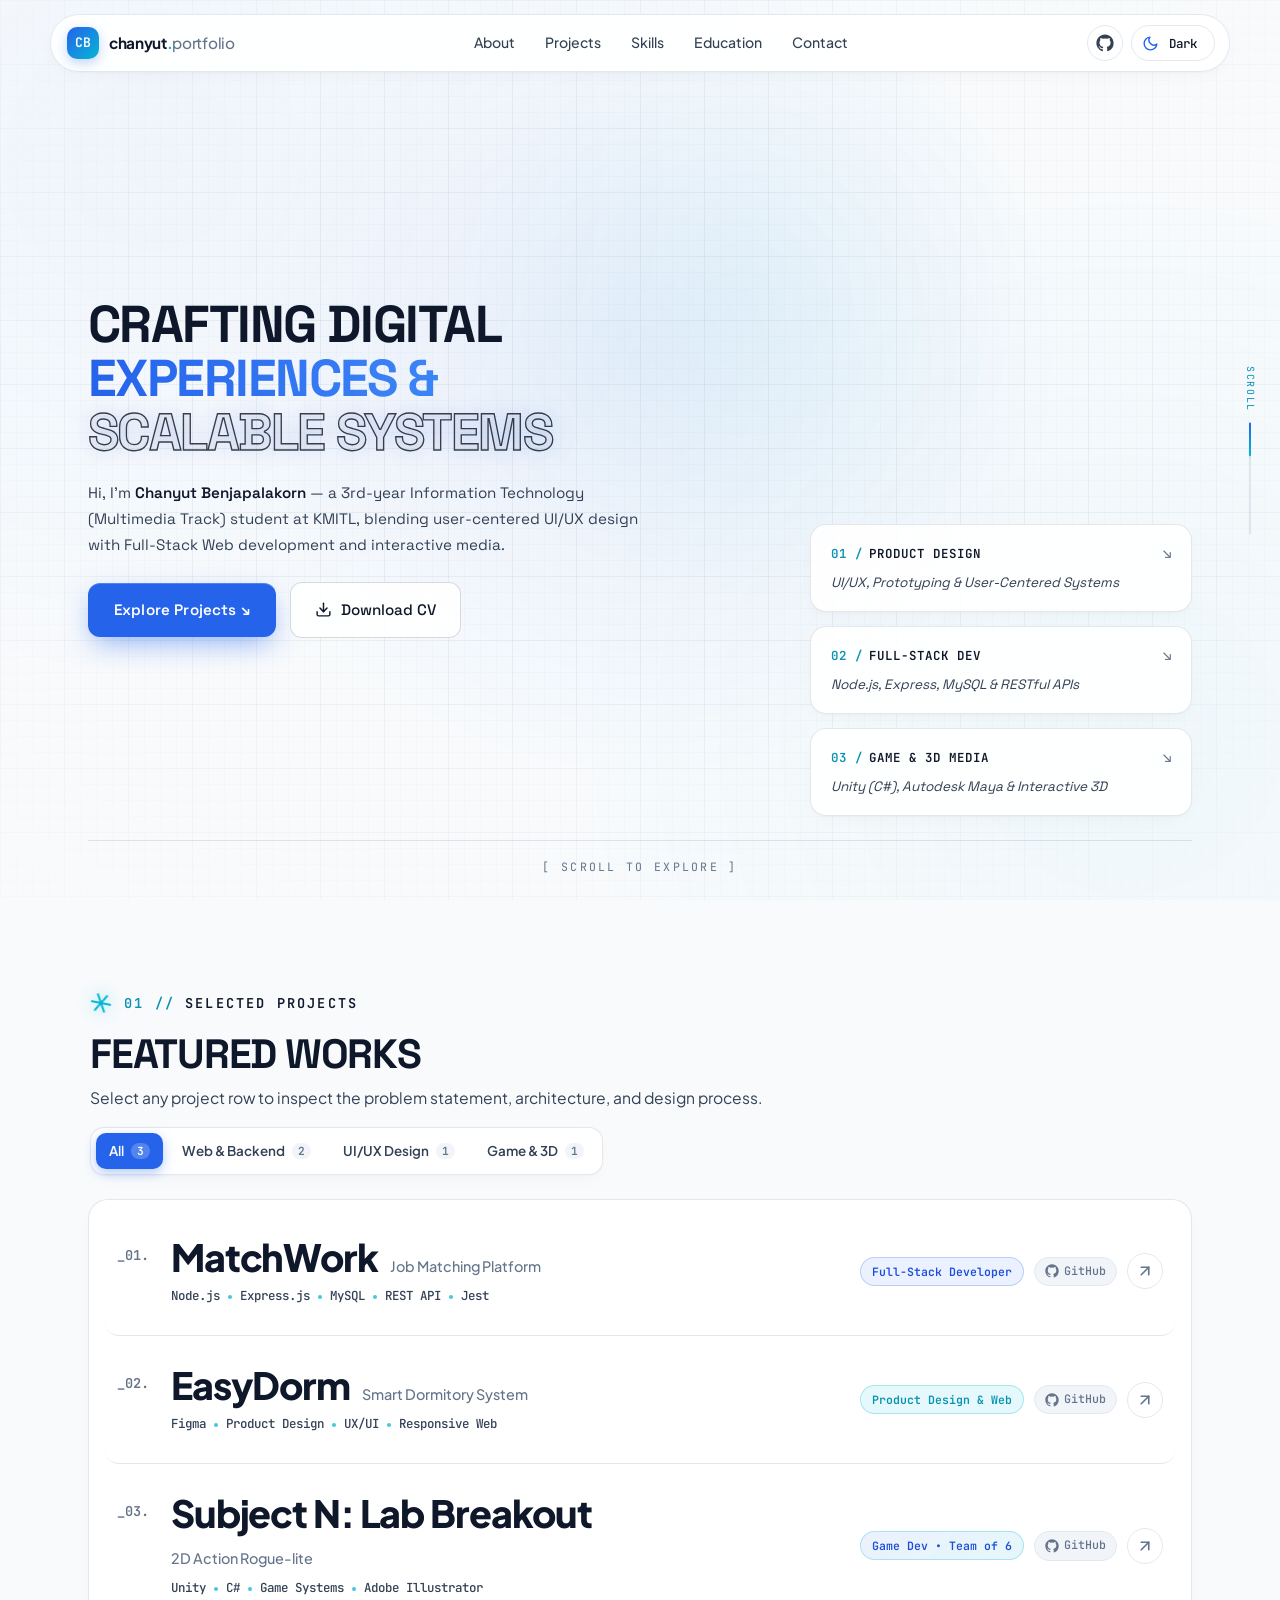
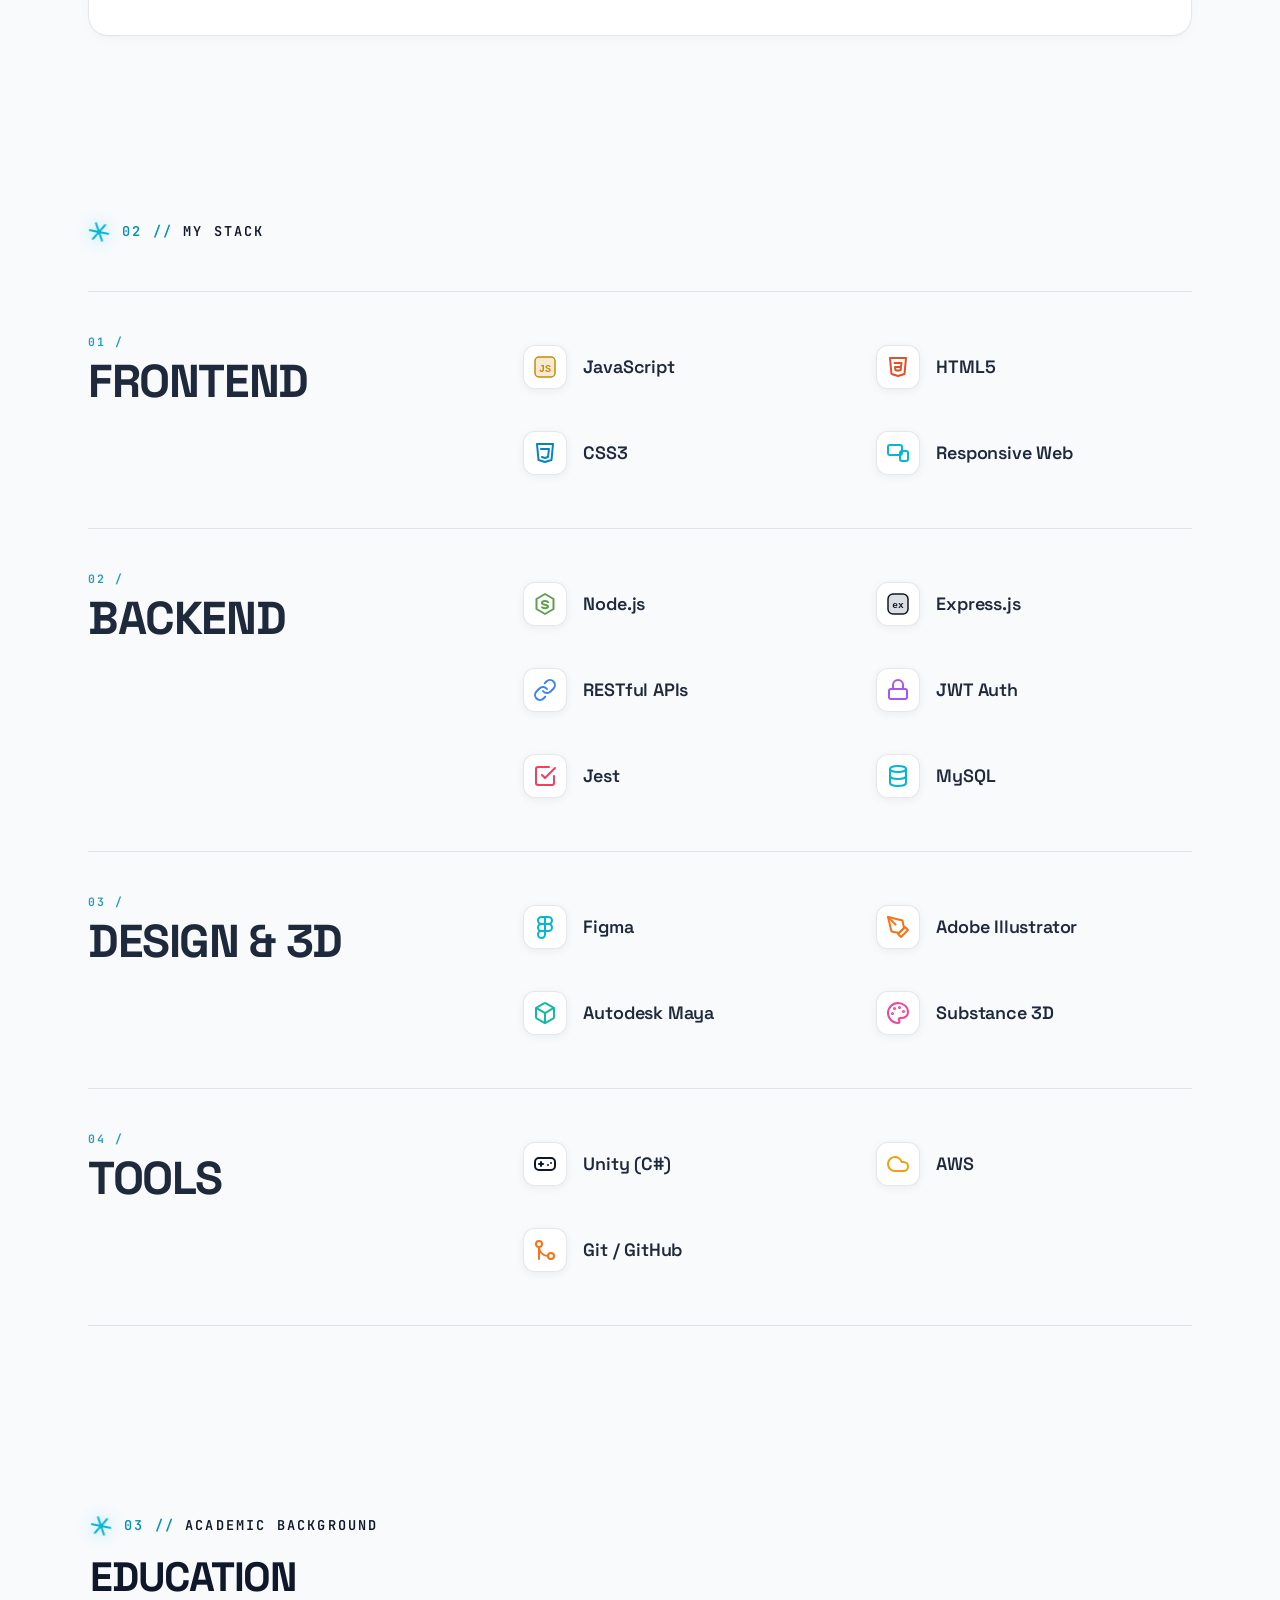
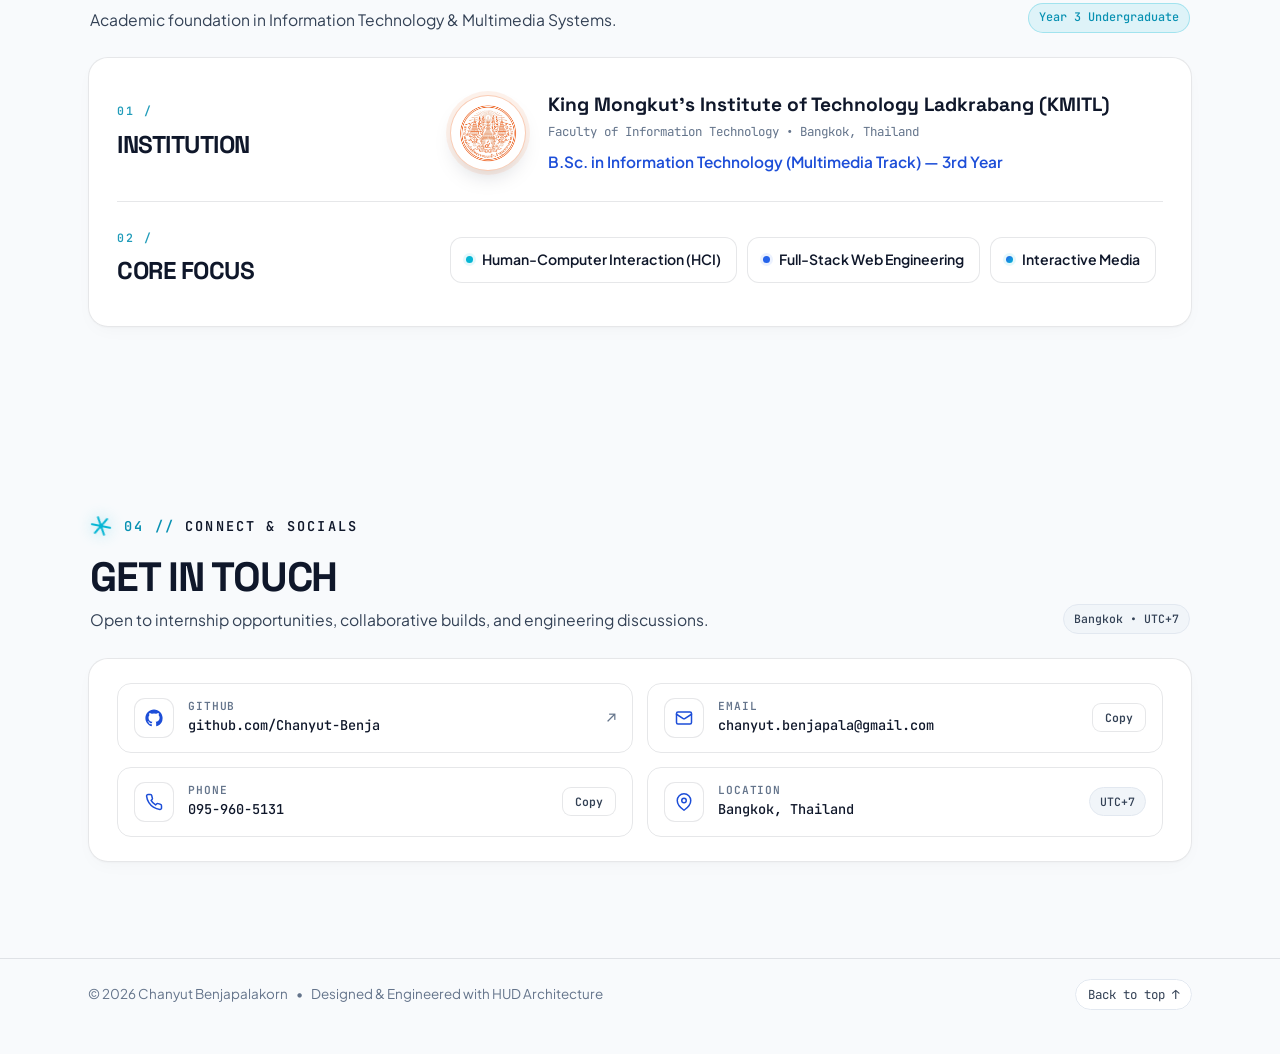
<file: index.html>
<!DOCTYPE html>
<html lang="en" data-theme="light">
<head>
  <meta charset="UTF-8" />
  <meta name="viewport" content="width=device-width, initial-scale=1.0" />
  <title>Chanyut Benjapalakorn — Product Designer &amp; Full-Stack Developer</title>
  <meta
    name="description"
    content="Personal portfolio of Chanyut Benjapalakorn, a 3rd-year Information Technology (Multimedia Track) student at KMITL seeking UX/UI Product Design and Full-Stack / Backend Developer internships."
  />
  <meta name="author" content="Chanyut Benjapalakorn" />
  <meta name="robots" content="index, follow" />
  <meta name="theme-color" content="#F8FAFC" id="meta-theme-color" />

  <!-- Open Graph / Social Sharing -->
  <meta property="og:type" content="website" />
  <meta property="og:locale" content="en_US" />
  <meta property="og:site_name" content="Chanyut Benjapalakorn — Portfolio" />
  <meta property="og:title" content="Chanyut Benjapalakorn — Product Designer &amp; Full-Stack Developer" />
  <meta
    property="og:description"
    content="3rd-year IT (Multimedia Track) student at KMITL blending user-centered UI/UX product design with MVC backend &amp; full-stack engineering."
  />
  <meta property="og:image" content="/assets/og-preview.png" />
  <meta property="og:image:width" content="1200" />
  <meta property="og:image:height" content="630" />
  <meta property="og:image:alt" content="Chanyut Benjapalakorn — Product Designer &amp; Full-Stack Developer Portfolio" />

  <!-- Twitter / X Card -->
  <meta name="twitter:card" content="summary_large_image" />
  <meta name="twitter:title" content="Chanyut Benjapalakorn — Product Designer &amp; Full-Stack Developer" />
  <meta
    name="twitter:description"
    content="3rd-year IT (Multimedia Track) student at KMITL seeking UX/UI Product Design and Full-Stack / Backend Developer internships."
  />
  <meta name="twitter:image" content="/assets/og-preview.png" />

  <!-- Google Fonts: Space Grotesk, Plus Jakarta Sans, JetBrains Mono, Noto Sans Thai -->
  <link rel="preconnect" href="https://fonts.googleapis.com" />
  <link rel="preconnect" href="https://fonts.gstatic.com" crossorigin />
  <link
    href="https://fonts.googleapis.com/css2?family=JetBrains+Mono:wght@400;500;600&family=Noto+Sans+Thai:wght@400;500;600;700&family=Plus+Jakarta+Sans:wght@400;500;600;700;800&family=Space+Grotesk:wght@400;500;600;700&display=swap"
    rel="stylesheet"
  />

  <!-- Favicon SVG -->
  <link rel="icon" type="image/svg+xml" href="./favicon.svg" />
  <link
    rel="alternate icon"
    type="image/svg+xml"
    href="data:image/svg+xml,%3Csvg xmlns='http://www.w3.org/2000/svg' viewBox='0 0 64 64'%3E%3Crect width='64' height='64' rx='16' fill='%232563EB'/%3E%3Cpath d='M18 33c0-8.5 6.2-14.5 14.8-14.5 5 0 9.1 2.2 11.5 5.9l-5.2 3.4c-1.4-2.1-3.6-3.4-6.3-3.4-5 0-8.4 3.5-8.4 8.6s3.4 8.6 8.4 8.6c2.9 0 5.1-1.3 6.5-3.6l5.2 3.3C42.1 45.2 37.9 47.5 32.8 47.5 24.2 47.5 18 41.5 18 33Z' fill='%23ffffff'/%3E%3Ccircle cx='48' cy='18' r='5' fill='%2306B6D4'/%3E%3C/svg%3E"
  />

  <!-- Prevent Dark Mode Flash Before First Paint -->
  <script>
    (function () {
      try {
        var saved = localStorage.getItem('chanyut-portfolio-theme');
        if (saved === 'dark' || saved === 'light') {
          document.documentElement.setAttribute('data-theme', saved);
          var meta = document.getElementById('meta-theme-color');
          if (meta) meta.setAttribute('content', saved === 'dark' ? '#070B14' : '#F8FAFC');
        }
      } catch (_) {}
    })();
  </script>

  <link rel="stylesheet" href="./styles.css" />
</head>
<body>
  <!-- Background Stage: Blueprint Grid + Mouse-Following Ambient Glows -->
  <div class="bg-stage" aria-hidden="true">
    <div class="bg-grid-blueprint"></div>
    <div class="bg-vignette"></div>
    <div class="bg-glow-mouse bg-glow-cobalt"></div>
    <div class="bg-glow-mouse bg-glow-cyan"></div>
  </div>

  <!-- Skip Navigation Link for Accessibility -->
  <a href="#main-content" class="skip-link">Skip to main content</a>

  <!-- Top Minimalist Floating Navbar (from index.html) -->
  <header class="site-header">
    <nav class="nav-container" aria-label="Primary Navigation">
      <a href="#about" class="brand" aria-label="Chanyut Benjapalakorn Home">
        <span class="brand-mark" aria-hidden="true">CB</span>
        <span class="brand-text">
          <span class="brand-name">chanyut</span><span class="brand-dot">.</span><span class="brand-domain">portfolio</span>
        </span>
      </a>

      <div class="nav-links" id="nav-links">
        <a href="#about" class="nav-link">About</a>
        <a href="#projects" class="nav-link">Projects</a>
        <a href="#skills" class="nav-link">Skills</a>
        <a href="#education" class="nav-link">Education</a>
        <a href="#contact" class="nav-link">Contact</a>
      </div>

      <div class="nav-actions">
        <a
          href="https://github.com/Chanyut-Benja"
          target="_blank"
          rel="noopener noreferrer"
          class="icon-btn"
          aria-label="GitHub Profile (Chanyut-Benja)"
          title="GitHub: Chanyut-Benja"
        >
          <svg viewBox="0 0 24 24" width="18" height="18" fill="currentColor" aria-hidden="true">
            <path d="M12 .5C5.65.5.5 5.65.5 12c0 5.09 3.29 9.4 7.86 10.92.58.11.79-.25.79-.56 0-.28-.01-1.02-.02-2-3.2.7-3.88-1.54-3.88-1.54-.52-1.33-1.28-1.69-1.28-1.69-1.05-.72.08-.7.08-.7 1.16.08 1.77 1.19 1.77 1.19 1.03 1.76 2.7 1.25 3.36.96.1-.75.4-1.25.73-1.54-2.55-.29-5.24-1.28-5.24-5.69 0-1.26.45-2.29 1.19-3.09-.12-.29-.52-1.46.11-3.05 0 0 .97-.31 3.18 1.18a11.07 11.07 0 0 1 5.79 0c2.2-1.49 3.17-1.18 3.17-1.18.63 1.59.23 2.76.11 3.05.74.8 1.19 1.83 1.19 3.09 0 4.42-2.7 5.39-5.27 5.68.41.36.78 1.07.78 2.16 0 1.56-.01 2.82-.01 3.2 0 .31.21.68.8.56A11.51 11.51 0 0 0 23.5 12C23.5 5.65 18.35.5 12 .5Z"/>
          </svg>
        </a>

        <button
          type="button"
          id="theme-toggle"
          class="theme-toggle"
          aria-label="Toggle Dark / Light Mode"
          title="Switch Light / Dark Mode"
        >
          <span class="theme-icon theme-icon-sun" aria-hidden="true">
            <svg viewBox="0 0 24 24" width="17" height="17" fill="none" stroke="currentColor" stroke-width="2" stroke-linecap="round" stroke-linejoin="round">
              <circle cx="12" cy="12" r="4"></circle>
              <path d="M12 2v2M12 20v2M4.93 4.93l1.41 1.41M17.66 17.66l1.41 1.41M2 12h2M20 12h2M6.34 17.66l-1.41 1.41M19.07 4.93l-1.41 1.41"></path>
            </svg>
          </span>
          <span class="theme-icon theme-icon-moon" aria-hidden="true">
            <svg viewBox="0 0 24 24" width="17" height="17" fill="none" stroke="currentColor" stroke-width="2" stroke-linecap="round" stroke-linejoin="round">
              <path d="M21 12.79A9 9 0 1 1 11.21 3 7 7 0 0 0 21 12.79z"></path>
            </svg>
          </span>
          <span class="theme-label" id="theme-label">Dark</span>
        </button>
      </div>
    </nav>
  </header>

  <!-- Fixed Scroll Indicator (Right) -->
  <aside class="side-scroll-indicator" aria-hidden="true">
    <span class="scroll-label">SCROLL</span>
    <div class="scroll-track">
      <div class="scroll-fill" id="scroll-fill"></div>
    </div>
  </aside>

  <main id="main-content" class="hud-main">
    <!-- =========================================================
         HERO SECTION: ABOUT (100VH ASYMMETRICAL SPLIT - from hero.html)
         ========================================================= -->
    <section id="about" class="hero-section" aria-label="Introduction and Core Focus">
      <div class="hero-split">
        <!-- Left Column (64%): 3-Line Headline, Bio, CTAs -->
        <div class="hero-left">
          <h1 class="hero-headline reveal reveal-d2">
            <span class="headline-line line-white">CRAFTING DIGITAL</span>
            <span class="headline-line line-gradient">EXPERIENCES &amp;</span>
            <span class="headline-line line-outlined">SCALABLE SYSTEMS</span>
          </h1>

          <p class="hero-hud-bio reveal reveal-d3">
            Hi, I'm <strong>Chanyut Benjapalakorn</strong> — a 3rd-year Information Technology (Multimedia Track) student at KMITL, blending user-centered UI/UX design with Full-Stack Web development and interactive media.
          </p>

          <div class="hero-cta-group reveal reveal-d4">
            <a href="#projects" class="hud-btn-primary">
              <span>Explore Projects ↘</span>
            </a>

            <a
              href="./assets/Chanyut_Benjapalakorn_CV.pdf"
              download="Chanyut_Benjapalakorn_CV.pdf"
              class="hud-btn-secondary"
            >
              <svg viewBox="0 0 24 24" width="17" height="17" fill="none" stroke="currentColor" stroke-width="2" stroke-linecap="round" stroke-linejoin="round" aria-hidden="true">
                <path d="M21 15v4a2 2 0 0 1-2 2H5a2 2 0 0 1-2-2v-4"></path>
                <polyline points="7 10 12 15 17 10"></polyline>
                <line x1="12" y1="15" x2="12" y2="3"></line>
              </svg>
              <span>Download CV</span>
            </a>
          </div>
        </div>

        <!-- Right Column (36%, Bottom-Aligned): 3 Interactive Focus Cards -->
        <div class="hero-right reveal reveal-d5" aria-label="Core Focus Areas">
          <article
            class="focus-card"
            data-filter-target="uxui"
            role="button"
            tabindex="0"
            aria-label="View UI/UX &amp; Product Design projects"
          >
            <div class="focus-card-header">
              <h2 class="focus-card-kicker">
                <span class="index">01 /</span> PRODUCT DESIGN
              </h2>
              <div class="focus-card-cta" aria-hidden="true">
                <span class="focus-card-badge">View Works ↘</span>
                <span class="focus-card-arrow">↘</span>
              </div>
            </div>
            <p class="focus-card-desc">UI/UX, Prototyping &amp; User-Centered Systems</p>
          </article>

          <article
            class="focus-card"
            data-filter-target="web"
            role="button"
            tabindex="0"
            aria-label="View Full-Stack Web &amp; Backend projects"
          >
            <div class="focus-card-header">
              <h2 class="focus-card-kicker">
                <span class="index">02 /</span> FULL-STACK DEV
              </h2>
              <div class="focus-card-cta" aria-hidden="true">
                <span class="focus-card-badge">View Works ↘</span>
                <span class="focus-card-arrow">↘</span>
              </div>
            </div>
            <p class="focus-card-desc">Node.js, Express, MySQL &amp; RESTful APIs</p>
          </article>

          <article
            class="focus-card"
            data-filter-target="game"
            role="button"
            tabindex="0"
            aria-label="View Game &amp; 3D Media projects"
          >
            <div class="focus-card-header">
              <h2 class="focus-card-kicker">
                <span class="index">03 /</span> GAME &amp; 3D MEDIA
              </h2>
              <div class="focus-card-cta" aria-hidden="true">
                <span class="focus-card-badge">View Works ↘</span>
                <span class="focus-card-arrow">↘</span>
              </div>
            </div>
            <p class="focus-card-desc">Unity (C#), Autodesk Maya &amp; Interactive 3D</p>
          </article>
        </div>
      </div>

      <!-- Bottom Scroll Cue -->
      <div class="bottom-scroll-cue">
        <a href="#projects" class="scroll-cue-text">[ SCROLL TO EXPLORE ]</a>
      </div>
    </section>

    <!-- =========================================================
         SECTION 01: FEATURED WORKS (index.html data in hero.html HUD style)
         ========================================================= -->
    <section id="projects" class="hud-section projects-section" aria-labelledby="projects-heading">
      <div class="section-bar">
        <div class="section-bar-text">
          <div class="stack-hud-tag">
            <svg class="stack-asterisk" viewBox="0 0 24 24" fill="none" stroke="currentColor" stroke-width="2.2" stroke-linecap="round" aria-hidden="true">
              <line x1="12" y1="2" x2="12" y2="22"></line>
              <line x1="3.34" y1="7" x2="20.66" y2="17"></line>
              <line x1="20.66" y1="7" x2="3.34" y2="17"></line>
            </svg>
            <span><span class="stack-hud-index">01 //</span> SELECTED PROJECTS</span>
          </div>
          <h2 id="projects-heading" class="hud-section-title">FEATURED WORKS</h2>
          <p class="hud-section-subtitle">
            Select any project row to inspect the problem statement, architecture, and design process.
          </p>
        </div>

        <!-- Interactive Filter Bar -->
        <div class="filter-bar hud-filter-bar" role="tablist" aria-label="Filter Projects by Category">
          <button
            type="button"
            class="filter-btn is-active"
            role="tab"
            aria-selected="true"
            data-filter="all"
          >
            <span>All</span>
            <span class="filter-count">3</span>
          </button>
          <button
            type="button"
            class="filter-btn"
            role="tab"
            aria-selected="false"
            data-filter="web"
          >
            <span>Web &amp; Backend</span>
            <span class="filter-count">2</span>
          </button>
          <button
            type="button"
            class="filter-btn"
            role="tab"
            aria-selected="false"
            data-filter="uxui"
          >
            <span>UI/UX Design</span>
            <span class="filter-count">1</span>
          </button>
          <button
            type="button"
            class="filter-btn"
            role="tab"
            aria-selected="false"
            data-filter="game"
          >
            <span>Game &amp; 3D</span>
            <span class="filter-count">1</span>
          </button>
        </div>
      </div>

      <!-- Glass HUD Selected Projects List -->
      <div class="hud-glass-card selected-projects-card">
        <div class="selected-projects-list" id="projects-grid">
          <!-- PROJECT 01: MatchWork -->
          <article
            class="project-card selected-project-row"
            data-project-id="matchwork"
            data-categories="web"
            tabindex="0"
            role="button"
            aria-label="Open case study for MatchWork — Job Matching Platform"
          >
            <div class="sp-row-left">
              <span class="sp-index" aria-hidden="true">_01.</span>
              <div class="sp-main">
                <div class="sp-title-wrap">
                  <h3 class="sp-title">MatchWork</h3>
                  <span class="sp-subtitle">Job Matching Platform</span>
                </div>
                <div class="sp-stack" aria-label="Technologies used">
                  <span>Node.js</span>
                  <span class="sp-dot" aria-hidden="true"></span>
                  <span>Express.js</span>
                  <span class="sp-dot" aria-hidden="true"></span>
                  <span>MySQL</span>
                  <span class="sp-dot" aria-hidden="true"></span>
                  <span>REST API</span>
                  <span class="sp-dot" aria-hidden="true"></span>
                  <span>Jest</span>
                </div>
              </div>
            </div>

            <div class="sp-row-right">
              <div class="sp-preview-thumb" aria-hidden="true">
                <img
                  src="./assets/matchwork-preview.png"
                  alt=""
                  loading="lazy"
                />
              </div>
              <div class="sp-actions">
                <span class="role-badge badge-blue">Full-Stack Developer</span>
                <a
                  href="https://github.com/Chanyut-Benja/MatchWork-Prototype"
                  target="_blank"
                  rel="noopener noreferrer"
                  class="project-github-link"
                  aria-label="View MatchWork on GitHub"
                  title="github.com/Chanyut-Benja/MatchWork-Prototype"
                >
                  <svg viewBox="0 0 24 24" width="14" height="14" fill="currentColor" aria-hidden="true">
                    <path d="M12 .5C5.65.5.5 5.65.5 12c0 5.09 3.29 9.4 7.86 10.92.58.11.79-.25.79-.56 0-.28-.01-1.02-.02-2-3.2.7-3.88-1.54-3.88-1.54-.52-1.33-1.28-1.69-1.28-1.69-1.05-.72.08-.7.08-.7 1.16.08 1.77 1.19 1.77 1.19 1.03 1.76 2.7 1.25 3.36.96.1-.75.4-1.25.73-1.54-2.55-.29-5.24-1.28-5.24-5.69 0-1.26.45-2.29 1.19-3.09-.12-.29-.52-1.46.11-3.05 0 0 .97-.31 3.18 1.18a11.07 11.07 0 0 1 5.79 0c2.2-1.49 3.17-1.18 3.17-1.18.63 1.59.23 2.76.11 3.05.74.8 1.19 1.83 1.19 3.09 0 4.42-2.7 5.39-5.27 5.68.41.36.78 1.07.78 2.16 0 1.56-.01 2.82-.01 3.2 0 .31.21.68.8.56A11.51 11.51 0 0 0 23.5 12C23.5 5.65 18.35.5 12 .5Z"/>
                  </svg>
                  <span>GitHub</span>
                </a>
                <span class="sp-arrow" aria-hidden="true">
                  <svg viewBox="0 0 24 24" width="18" height="18" fill="none" stroke="currentColor" stroke-width="2.2" stroke-linecap="round" stroke-linejoin="round">
                    <path d="M7 17L17 7"></path>
                    <path d="M7 7h10v10"></path>
                  </svg>
                </span>
              </div>
            </div>
          </article>

          <!-- PROJECT 02: EasyDorm -->
          <article
            class="project-card selected-project-row"
            data-project-id="easydorm"
            data-categories="uxui web"
            tabindex="0"
            role="button"
            aria-label="Open case study for EasyDorm — Smart Dormitory Management System"
          >
            <div class="sp-row-left">
              <span class="sp-index" aria-hidden="true">_02.</span>
              <div class="sp-main">
                <div class="sp-title-wrap">
                  <h3 class="sp-title">EasyDorm</h3>
                  <span class="sp-subtitle">Smart Dormitory System</span>
                </div>
                <div class="sp-stack" aria-label="Technologies used">
                  <span>Figma</span>
                  <span class="sp-dot" aria-hidden="true"></span>
                  <span>Product Design</span>
                  <span class="sp-dot" aria-hidden="true"></span>
                  <span>UX/UI</span>
                  <span class="sp-dot" aria-hidden="true"></span>
                  <span>Responsive Web</span>
                </div>
              </div>
            </div>

            <div class="sp-row-right">
              <div class="sp-preview-thumb" aria-hidden="true">
                <img
                  src="./assets/easydorm-preview.png"
                  alt=""
                  loading="lazy"
                />
              </div>
              <div class="sp-actions">
                <span class="role-badge badge-cyan">Product Design &amp; Web</span>
                <a
                  href="https://github.com/Chanyut-Benja/EasyDorm-Upgrade"
                  target="_blank"
                  rel="noopener noreferrer"
                  class="project-github-link"
                  aria-label="View EasyDorm on GitHub"
                  title="github.com/Chanyut-Benja/EasyDorm-Upgrade"
                >
                  <svg viewBox="0 0 24 24" width="14" height="14" fill="currentColor" aria-hidden="true">
                    <path d="M12 .5C5.65.5.5 5.65.5 12c0 5.09 3.29 9.4 7.86 10.92.58.11.79-.25.79-.56 0-.28-.01-1.02-.02-2-3.2.7-3.88-1.54-3.88-1.54-.52-1.33-1.28-1.69-1.28-1.69-1.05-.72.08-.7.08-.7 1.16.08 1.77 1.19 1.77 1.19 1.03 1.76 2.7 1.25 3.36.96.1-.75.4-1.25.73-1.54-2.55-.29-5.24-1.28-5.24-5.69 0-1.26.45-2.29 1.19-3.09-.12-.29-.52-1.46.11-3.05 0 0 .97-.31 3.18 1.18a11.07 11.07 0 0 1 5.79 0c2.2-1.49 3.17-1.18 3.17-1.18.63 1.59.23 2.76.11 3.05.74.8 1.19 1.83 1.19 3.09 0 4.42-2.7 5.39-5.27 5.68.41.36.78 1.07.78 2.16 0 1.56-.01 2.82-.01 3.2 0 .31.21.68.8.56A11.51 11.51 0 0 0 23.5 12C23.5 5.65 18.35.5 12 .5Z"/>
                  </svg>
                  <span>GitHub</span>
                </a>
                <span class="sp-arrow" aria-hidden="true">
                  <svg viewBox="0 0 24 24" width="18" height="18" fill="none" stroke="currentColor" stroke-width="2.2" stroke-linecap="round" stroke-linejoin="round">
                    <path d="M7 17L17 7"></path>
                    <path d="M7 7h10v10"></path>
                  </svg>
                </span>
              </div>
            </div>
          </article>

          <!-- PROJECT 03: Subject N: Lab Breakout -->
          <article
            class="project-card selected-project-row"
            data-project-id="subjectn"
            data-categories="game"
            tabindex="0"
            role="button"
            aria-label="Open case study for Subject N: Lab Breakout — 2D Action Rogue-lite"
          >
            <div class="sp-row-left">
              <span class="sp-index" aria-hidden="true">_03.</span>
              <div class="sp-main">
                <div class="sp-title-wrap">
                  <h3 class="sp-title">Subject N: Lab Breakout</h3>
                  <span class="sp-subtitle">2D Action Rogue-lite</span>
                </div>
                <div class="sp-stack" aria-label="Technologies used">
                  <span>Unity</span>
                  <span class="sp-dot" aria-hidden="true"></span>
                  <span>C#</span>
                  <span class="sp-dot" aria-hidden="true"></span>
                  <span>Game Systems</span>
                  <span class="sp-dot" aria-hidden="true"></span>
                  <span>Adobe Illustrator</span>
                </div>
              </div>
            </div>

            <div class="sp-row-right">
              <div class="sp-preview-thumb" aria-hidden="true">
                <img
                  src="./assets/subjectn-menu.jpg"
                  alt=""
                  loading="lazy"
                />
              </div>
              <div class="sp-actions">
                <span class="role-badge badge-hybrid">Game Dev • Team of 6</span>
                <a
                  href="https://github.com/Chanyut-Benja/lab-breakout-roguelite"
                  target="_blank"
                  rel="noopener noreferrer"
                  class="project-github-link"
                  aria-label="View Subject N: Lab Breakout on GitHub"
                  title="github.com/Chanyut-Benja/lab-breakout-roguelite"
                >
                  <svg viewBox="0 0 24 24" width="14" height="14" fill="currentColor" aria-hidden="true">
                    <path d="M12 .5C5.65.5.5 5.65.5 12c0 5.09 3.29 9.4 7.86 10.92.58.11.79-.25.79-.56 0-.28-.01-1.02-.02-2-3.2.7-3.88-1.54-3.88-1.54-.52-1.33-1.28-1.69-1.28-1.69-1.05-.72.08-.7.08-.7 1.16.08 1.77 1.19 1.77 1.19 1.03 1.76 2.7 1.25 3.36.96.1-.75.4-1.25.73-1.54-2.55-.29-5.24-1.28-5.24-5.69 0-1.26.45-2.29 1.19-3.09-.12-.29-.52-1.46.11-3.05 0 0 .97-.31 3.18 1.18a11.07 11.07 0 0 1 5.79 0c2.2-1.49 3.17-1.18 3.17-1.18.63 1.59.23 2.76.11 3.05.74.8 1.19 1.83 1.19 3.09 0 4.42-2.7 5.39-5.27 5.68.41.36.78 1.07.78 2.16 0 1.56-.01 2.82-.01 3.2 0 .31.21.68.8.56A11.51 11.51 0 0 0 23.5 12C23.5 5.65 18.35.5 12 .5Z"/>
                  </svg>
                  <span>GitHub</span>
                </a>
                <span class="sp-arrow" aria-hidden="true">
                  <svg viewBox="0 0 24 24" width="18" height="18" fill="none" stroke="currentColor" stroke-width="2.2" stroke-linecap="round" stroke-linejoin="round">
                    <path d="M7 17L17 7"></path>
                    <path d="M7 7h10v10"></path>
                  </svg>
                </span>
              </div>
            </div>
          </article>
        </div>
      </div>
    </section>

    <!-- =========================================================
         SECTION 02: MY STACK (from hero.html)
         ========================================================= -->
    <section id="skills" class="stack-section" aria-labelledby="stack-heading">
      <div class="stack-header">
        <h2 id="stack-heading" class="stack-hud-tag">
          <svg class="stack-asterisk" viewBox="0 0 24 24" fill="none" stroke="currentColor" stroke-width="2.2" stroke-linecap="round" aria-hidden="true">
            <line x1="12" y1="2" x2="12" y2="22"></line>
            <line x1="3.34" y1="7" x2="20.66" y2="17"></line>
            <line x1="20.66" y1="7" x2="3.34" y2="17"></line>
          </svg>
          <span><span class="stack-hud-index">02 //</span> MY STACK</span>
        </h2>
      </div>

      <div class="stack-rows">
        <!-- 01. FRONTEND -->
        <div class="stack-row">
          <div class="stack-category">
            <span class="stack-cat-index">01 /</span>
            <h3 class="stack-cat-title">FRONTEND</h3>
          </div>

          <div class="stack-items">
            <div class="stack-item">
              <span class="stack-icon" style="color: #CA8A04;" aria-hidden="true">
                <svg viewBox="0 0 24 24" width="18" height="18" fill="currentColor">
                  <rect x="2" y="2" width="20" height="20" rx="4" fill="currentColor" fill-opacity="0.18" stroke="currentColor" stroke-width="1.5"/>
                  <text x="12" y="16.5" text-anchor="middle" font-family="monospace" font-weight="700" font-size="10" fill="currentColor">JS</text>
                </svg>
              </span>
              <span class="stack-name">JavaScript</span>
            </div>

            <div class="stack-item">
              <span class="stack-icon" style="color: #E34F26;" aria-hidden="true">
                <svg viewBox="0 0 24 24" width="18" height="18" fill="none" stroke="currentColor" stroke-width="2" stroke-linecap="round" stroke-linejoin="round">
                  <path d="M4 3l1.5 16L12 21l6.5-2L20 3H4z"/>
                  <path d="M8.5 8h7l-.5 4h-6l.3 3 2.7.8 2.7-.8.2-2"/>
                </svg>
              </span>
              <span class="stack-name">HTML5</span>
            </div>

            <div class="stack-item">
              <span class="stack-icon" style="color: #0284C7;" aria-hidden="true">
                <svg viewBox="0 0 24 24" width="18" height="18" fill="none" stroke="currentColor" stroke-width="2" stroke-linecap="round" stroke-linejoin="round">
                  <path d="M4 3l1.5 16L12 21l6.5-2L20 3H4z"/>
                  <path d="M8 8h8l-1 8-3 1-3-1"/>
                </svg>
              </span>
              <span class="stack-name">CSS3</span>
            </div>

            <div class="stack-item">
              <span class="stack-icon" style="color: #06B6D4;" aria-hidden="true">
                <svg viewBox="0 0 24 24" width="18" height="18" fill="none" stroke="currentColor" stroke-width="2" stroke-linecap="round" stroke-linejoin="round">
                  <rect x="2" y="4" width="14" height="10" rx="2"/>
                  <rect x="14" y="10" width="8" height="10" rx="2"/>
                </svg>
              </span>
              <span class="stack-name">Responsive Web</span>
            </div>
          </div>
        </div>

        <!-- 02. BACKEND -->
        <div class="stack-row">
          <div class="stack-category">
            <span class="stack-cat-index">02 /</span>
            <h3 class="stack-cat-title">BACKEND</h3>
          </div>

          <div class="stack-items">
            <div class="stack-item">
              <span class="stack-icon" style="color: #5FA04E;" aria-hidden="true">
                <svg viewBox="0 0 24 24" width="18" height="18" fill="none" stroke="currentColor" stroke-width="2" stroke-linejoin="round">
                  <polygon points="12 2 20.5 7 20.5 17 12 22 3.5 17 3.5 7 12 2"/>
                  <path d="M9 14.5c0 1 1.2 1.8 3 1.8s3-.8 3-1.8c0-1.2-1.5-1.5-3-1.8-1.5-.3-3-.6-3-1.8 0-1 1.2-1.8 3-1.8s3 .8 3 1.8"/>
                </svg>
              </span>
              <span class="stack-name">Node.js</span>
            </div>

            <div class="stack-item">
              <span class="stack-icon stack-icon-neutral" aria-hidden="true">
                <svg viewBox="0 0 24 24" width="18" height="18" fill="currentColor">
                  <rect x="2" y="2" width="20" height="20" rx="5" fill="currentColor" fill-opacity="0.14" stroke="currentColor" stroke-width="1.5"/>
                  <text x="12" y="15.5" text-anchor="middle" font-family="monospace" font-weight="700" font-size="9.5" fill="currentColor">ex</text>
                </svg>
              </span>
              <span class="stack-name">Express.js</span>
            </div>

            <div class="stack-item">
              <span class="stack-icon" style="color: #3B82F6;" aria-hidden="true">
                <svg viewBox="0 0 24 24" width="18" height="18" fill="none" stroke="currentColor" stroke-width="2" stroke-linecap="round" stroke-linejoin="round">
                  <path d="M10 13a5 5 0 0 0 7.54.54l3-3a5 5 0 0 0-7.07-7.07l-1.72 1.71"/>
                  <path d="M14 11a5 5 0 0 0-7.54-.54l-3 3a5 5 0 0 0 7.07 7.07l1.71-1.71"/>
                </svg>
              </span>
              <span class="stack-name">RESTful APIs</span>
            </div>

            <div class="stack-item">
              <span class="stack-icon" style="color: #A855F7;" aria-hidden="true">
                <svg viewBox="0 0 24 24" width="18" height="18" fill="none" stroke="currentColor" stroke-width="2" stroke-linecap="round" stroke-linejoin="round">
                  <rect x="3" y="11" width="18" height="10" rx="2"/>
                  <path d="M7 11V7a5 5 0 0 1 10 0v4"/>
                </svg>
              </span>
              <span class="stack-name">JWT Auth</span>
            </div>

            <div class="stack-item">
              <span class="stack-icon" style="color: #F43F5E;" aria-hidden="true">
                <svg viewBox="0 0 24 24" width="18" height="18" fill="none" stroke="currentColor" stroke-width="2" stroke-linecap="round" stroke-linejoin="round">
                  <path d="M9 11l3 3L22 4"/>
                  <path d="M21 12v7a2 2 0 0 1-2 2H5a2 2 0 0 1-2-2V5a2 2 0 0 1 2-2h11"/>
                </svg>
              </span>
              <span class="stack-name">Jest</span>
            </div>

            <div class="stack-item">
              <span class="stack-icon" style="color: #06B6D4;" aria-hidden="true">
                <svg viewBox="0 0 24 24" width="18" height="18" fill="none" stroke="currentColor" stroke-width="2" stroke-linecap="round" stroke-linejoin="round">
                  <ellipse cx="12" cy="5" rx="8" ry="3"/>
                  <path d="M4 5v14c0 1.66 3.58 3 8 3s8-1.34 8-3V5"/>
                  <path d="M4 12c0 1.66 3.58 3 8 3s8-1.34 8-3"/>
                </svg>
              </span>
              <span class="stack-name">MySQL</span>
            </div>
          </div>
        </div>

        <!-- 03. DESIGN & 3D -->
        <div class="stack-row">
          <div class="stack-category">
            <span class="stack-cat-index">03 /</span>
            <h3 class="stack-cat-title">DESIGN &amp; 3D</h3>
          </div>

          <div class="stack-items">
            <div class="stack-item">
              <span class="stack-icon" style="color: #06B6D4;" aria-hidden="true">
                <svg viewBox="0 0 24 24" width="18" height="18" fill="none" stroke="currentColor" stroke-width="2" stroke-linecap="round" stroke-linejoin="round">
                  <path d="M12 2H8.5a3.5 3.5 0 0 0 0 7H12V2Z"/>
                  <path d="M12 2h3.5a3.5 3.5 0 1 1 0 7H12V2Z"/>
                  <path d="M12 9h3.5a3.5 3.5 0 1 1 0 7H12V9Z"/>
                  <path d="M12 9H8.5a3.5 3.5 0 0 0 0 7H12V9Z"/>
                  <path d="M8.5 16a3.5 3.5 0 1 0 3.5 3.5V16H8.5Z"/>
                </svg>
              </span>
              <span class="stack-name">Figma</span>
            </div>

            <div class="stack-item">
              <span class="stack-icon" style="color: #F97316;" aria-hidden="true">
                <svg viewBox="0 0 24 24" width="18" height="18" fill="none" stroke="currentColor" stroke-width="2" stroke-linecap="round" stroke-linejoin="round">
                  <path d="M12 19l7-7 3 3-7 7-3-3z"/>
                  <path d="M18 13l-1.5-7.5L2 2l3.5 14.5L13 18l5-5z"/>
                  <path d="M2 2l7.586 7.586"/>
                </svg>
              </span>
              <span class="stack-name">Adobe Illustrator</span>
            </div>

            <div class="stack-item">
              <span class="stack-icon" style="color: #14B8A6;" aria-hidden="true">
                <svg viewBox="0 0 24 24" width="18" height="18" fill="none" stroke="currentColor" stroke-width="2" stroke-linecap="round" stroke-linejoin="round">
                  <path d="M21 16V8a2 2 0 0 0-1-1.73l-7-4a2 2 0 0 0-2 0l-7 4A2 2 0 0 0 3 8v8a2 2 0 0 0 1 1.73l7 4a2 2 0 0 0 2 0l7-4A2 2 0 0 0 21 16z"/>
                  <polyline points="3.27 6.96 12 12.01 20.73 6.96"/>
                  <line x1="12" y1="22.08" x2="12" y2="12"/>
                </svg>
              </span>
              <span class="stack-name">Autodesk Maya</span>
            </div>

            <div class="stack-item">
              <span class="stack-icon" style="color: #EC4899;" aria-hidden="true">
                <svg viewBox="0 0 24 24" width="18" height="18" fill="none" stroke="currentColor" stroke-width="2" stroke-linecap="round" stroke-linejoin="round">
                  <circle cx="13.5" cy="6.5" r=".5" fill="currentColor"/>
                  <circle cx="17.5" cy="10.5" r=".5" fill="currentColor"/>
                  <circle cx="8.5" cy="7.5" r=".5" fill="currentColor"/>
                  <circle cx="6.5" cy="12.5" r=".5" fill="currentColor"/>
                  <path d="M12 2C6.5 2 2 6.5 2 12s4.5 10 10 10c.93 0 1.5-.67 1.5-1.5 0-.39-.15-.74-.39-1.01-.23-.26-.38-.61-.38-1 0-.83.67-1.5 1.5-1.5H16c3.31 0 6-2.69 6-6 0-4.96-4.49-9-10-9z"/>
                </svg>
              </span>
              <span class="stack-name">Substance 3D</span>
            </div>
          </div>
        </div>

        <!-- 04. TOOLS -->
        <div class="stack-row">
          <div class="stack-category">
            <span class="stack-cat-index">04 /</span>
            <h3 class="stack-cat-title">TOOLS</h3>
          </div>

          <div class="stack-items">
            <div class="stack-item">
              <span class="stack-icon stack-icon-neutral" aria-hidden="true">
                <svg viewBox="0 0 24 24" width="18" height="18" fill="none" stroke="currentColor" stroke-width="2" stroke-linecap="round" stroke-linejoin="round">
                  <line x1="6" y1="12" x2="10" y2="12"/>
                  <line x1="8" y1="10" x2="8" y2="14"/>
                  <line x1="15" y1="13" x2="15.01" y2="13"/>
                  <line x1="18" y1="11" x2="18.01" y2="11"/>
                  <rect x="2" y="6" width="20" height="12" rx="4"/>
                </svg>
              </span>
              <span class="stack-name">Unity (C#)</span>
            </div>

            <div class="stack-item">
              <span class="stack-icon" style="color: #F59E0B;" aria-hidden="true">
                <svg viewBox="0 0 24 24" width="18" height="18" fill="none" stroke="currentColor" stroke-width="2" stroke-linecap="round" stroke-linejoin="round">
                  <path d="M17.5 19H9a7 7 0 1 1 6.71-9h1.79a4.5 4.5 0 1 1 0 9Z"/>
                </svg>
              </span>
              <span class="stack-name">AWS</span>
            </div>

            <div class="stack-item">
              <span class="stack-icon" style="color: #F97316;" aria-hidden="true">
                <svg viewBox="0 0 24 24" width="18" height="18" fill="none" stroke="currentColor" stroke-width="2" stroke-linecap="round" stroke-linejoin="round">
                  <circle cx="18" cy="18" r="3"/>
                  <circle cx="6" cy="6" r="3"/>
                  <path d="M6 21V9a9 9 0 0 0 9 9"/>
                </svg>
              </span>
              <span class="stack-name">Git / GitHub</span>
            </div>
          </div>
        </div>
      </div>
    </section>

    <!-- =========================================================
         SECTION 03: EDUCATION (UNIFIED HUD STYLE)
         ========================================================= -->
    <section id="education" class="hud-section education-section" aria-labelledby="education-heading">
      <div class="section-bar">
        <div class="section-bar-text">
          <div class="stack-hud-tag">
            <svg class="stack-asterisk" viewBox="0 0 24 24" fill="none" stroke="currentColor" stroke-width="2.2" stroke-linecap="round" aria-hidden="true">
              <line x1="12" y1="2" x2="12" y2="22"></line>
              <line x1="3.34" y1="7" x2="20.66" y2="17"></line>
              <line x1="20.66" y1="7" x2="3.34" y2="17"></line>
            </svg>
            <span><span class="stack-hud-index">03 //</span> ACADEMIC BACKGROUND</span>
          </div>
          <h2 id="education-heading" class="hud-section-title">EDUCATION</h2>
          <p class="hud-section-subtitle">
            Academic foundation in Information Technology &amp; Multimedia Systems.
          </p>
        </div>

        <span class="mono-tag year-pill">Year 3 Undergraduate</span>
      </div>

      <div class="hud-glass-card education-hud-card">
        <div class="edu-hud-row">
          <div class="edu-row-label">
            <span class="stack-cat-index">01 /</span>
            <h3 class="edu-row-title">INSTITUTION</h3>
          </div>

          <div class="edu-body">
            <div class="edu-icon-box edu-logo-box">
              <img
                src="assets/kmitl-logo.png"
                alt="King Mongkut's Institute of Technology Ladkrabang (KMITL) Logo"
                class="edu-logo-img"
                width="76"
                height="76"
                loading="lazy"
                decoding="async"
              />
            </div>

            <div class="edu-details">
              <h4 class="edu-institute">
                King Mongkut's Institute of Technology Ladkrabang (KMITL)
              </h4>
              <p class="edu-en-sub">Faculty of Information Technology • Bangkok, Thailand</p>
              <p class="edu-degree">
                B.Sc. in Information Technology (Multimedia Track) — 3rd Year
              </p>
            </div>
          </div>
        </div>

        <div class="edu-hud-row">
          <div class="edu-row-label">
            <span class="stack-cat-index">02 /</span>
            <h3 class="edu-row-title">CORE FOCUS</h3>
          </div>

          <div class="interest-chips">
            <div class="interest-chip">
              <span class="interest-dot dot-cyan" aria-hidden="true"></span>
              <span>Human-Computer Interaction (HCI)</span>
            </div>
            <div class="interest-chip">
              <span class="interest-dot dot-blue" aria-hidden="true"></span>
              <span>Full-Stack Web Engineering</span>
            </div>
            <div class="interest-chip">
              <span class="interest-dot dot-hybrid" aria-hidden="true"></span>
              <span>Interactive Media</span>
            </div>
          </div>
        </div>
      </div>
    </section>

    <!-- =========================================================
         SECTION 04: GET IN TOUCH (UNIFIED HUD STYLE)
         ========================================================= -->
    <section id="contact" class="hud-section contact-section" aria-labelledby="contact-heading">
      <div class="section-bar">
        <div class="section-bar-text">
          <div class="stack-hud-tag">
            <svg class="stack-asterisk" viewBox="0 0 24 24" fill="none" stroke="currentColor" stroke-width="2.2" stroke-linecap="round" aria-hidden="true">
              <line x1="12" y1="2" x2="12" y2="22"></line>
              <line x1="3.34" y1="7" x2="20.66" y2="17"></line>
              <line x1="20.66" y1="7" x2="3.34" y2="17"></line>
            </svg>
            <span><span class="stack-hud-index">04 //</span> CONNECT &amp; SOCIALS</span>
          </div>
          <h2 id="contact-heading" class="hud-section-title">GET IN TOUCH</h2>
          <p class="hud-section-subtitle">
            Open to internship opportunities, collaborative builds, and engineering discussions.
          </p>
        </div>

        <span class="mono-tag tz-pill">Bangkok • UTC+7</span>
      </div>

      <div class="hud-glass-card contact-hud-card">
        <div class="contact-hud-grid">
          <!-- GitHub -->
          <a
            href="https://github.com/Chanyut-Benja"
            target="_blank"
            rel="noopener noreferrer"
            class="contact-row"
          >
            <span class="contact-icon" aria-hidden="true">
              <svg viewBox="0 0 24 24" width="18" height="18" fill="currentColor">
                <path d="M12 .5C5.65.5.5 5.65.5 12c0 5.09 3.29 9.4 7.86 10.92.58.11.79-.25.79-.56 0-.28-.01-1.02-.02-2-3.2.7-3.88-1.54-3.88-1.54-.52-1.33-1.28-1.69-1.28-1.69-1.05-.72.08-.7.08-.7 1.16.08 1.77 1.19 1.77 1.19 1.03 1.76 2.7 1.25 3.36.96.1-.75.4-1.25.73-1.54-2.55-.29-5.24-1.28-5.24-5.69 0-1.26.45-2.29 1.19-3.09-.12-.29-.52-1.46.11-3.05 0 0 .97-.31 3.18 1.18a11.07 11.07 0 0 1 5.79 0c2.2-1.49 3.17-1.18 3.17-1.18.63 1.59.23 2.76.11 3.05.74.8 1.19 1.83 1.19 3.09 0 4.42-2.7 5.39-5.27 5.68.41.36.78 1.07.78 2.16 0 1.56-.01 2.82-.01 3.2 0 .31.21.68.8.56A11.51 11.51 0 0 0 23.5 12C23.5 5.65 18.35.5 12 .5Z"/>
              </svg>
            </span>
            <span class="contact-info">
              <span class="contact-label">GitHub</span>
              <span class="contact-value">github.com/Chanyut-Benja</span>
            </span>
            <span class="contact-arrow" aria-hidden="true">↗</span>
          </a>

          <!-- Email -->
          <div class="contact-row contact-row-split">
            <a href="mailto:chanyut.benjapala@gmail.com" class="contact-row-main">
              <span class="contact-icon" aria-hidden="true">
                <svg viewBox="0 0 24 24" width="18" height="18" fill="none" stroke="currentColor" stroke-width="2" stroke-linecap="round" stroke-linejoin="round">
                  <rect x="2" y="4" width="20" height="16" rx="2"></rect>
                  <path d="m22 7-8.97 5.7a1.94 1.94 0 0 1-2.06 0L2 7"></path>
                </svg>
              </span>
              <span class="contact-info">
                <span class="contact-label">Email</span>
                <span class="contact-value">chanyut.benjapala@gmail.com</span>
              </span>
            </a>
            <button
              type="button"
              class="mini-copy-btn"
              data-copy="chanyut.benjapala@gmail.com"
              aria-label="Copy email chanyut.benjapala@gmail.com"
              title="Copy email"
            >
              Copy
            </button>
          </div>

          <!-- Phone -->
          <div class="contact-row contact-row-split">
            <a href="tel:0959605131" class="contact-row-main">
              <span class="contact-icon" aria-hidden="true">
                <svg viewBox="0 0 24 24" width="18" height="18" fill="none" stroke="currentColor" stroke-width="2" stroke-linecap="round" stroke-linejoin="round">
                  <path d="M22 16.92v3a2 2 0 0 1-2.18 2 19.79 19.79 0 0 1-8.63-3.07 19.5 19.5 0 0 1-6-6 19.79 19.79 0 0 1-3.07-8.67A2 2 0 0 1 4.11 2h3a2 2 0 0 1 2 1.72 12.84 12.84 0 0 0 .7 2.81 2 2 0 0 1-.45 2.11L8.09 9.91a16 16 0 0 0 6 6l1.27-1.27a2 2 0 0 1 2.11-.45 12.84 12.84 0 0 0 2.81.7A2 2 0 0 1 22 16.92z"></path>
                </svg>
              </span>
              <span class="contact-info">
                <span class="contact-label">Phone</span>
                <span class="contact-value">095-960-5131</span>
              </span>
            </a>
            <button
              type="button"
              class="mini-copy-btn"
              data-copy="095-960-5131"
              aria-label="Copy phone number 095-960-5131"
              title="Copy phone number"
            >
              Copy
            </button>
          </div>

          <!-- Location -->
          <div class="contact-row contact-row-static">
            <span class="contact-icon" aria-hidden="true">
              <svg viewBox="0 0 24 24" width="18" height="18" fill="none" stroke="currentColor" stroke-width="2" stroke-linecap="round" stroke-linejoin="round">
                <path d="M21 10c0 7-9 13-9 13s-9-6-9-13a9 9 0 0 1 18 0z"></path>
                <circle cx="12" cy="10" r="3"></circle>
              </svg>
            </span>
            <span class="contact-info">
              <span class="contact-label">Location</span>
              <span class="contact-value">Bangkok, Thailand</span>
            </span>
            <span class="mono-tag tz-pill">UTC+7</span>
          </div>
        </div>
      </div>
    </section>

    <!-- Minimalist Footer -->
    <footer class="hud-section site-footer">
      <div class="footer-left">
        <span class="footer-copy">© 2026 Chanyut Benjapalakorn</span>
        <span class="footer-sep">•</span>
        <span class="footer-note">Designed &amp; Engineered with HUD Architecture</span>
      </div>
      <div class="footer-right">
        <a href="#about" class="back-to-top">Back to top ↑</a>
      </div>
    </footer>
  </main>

  <!-- =========================================================
       PAGE TRANSITION CURTAIN (COBALT -> CYAN WIPE)
       ========================================================= -->
  <div id="page-transition" class="page-transition" aria-hidden="true">
    <div class="page-transition-curtain"></div>
  </div>

  <!-- =========================================================
       FULL-PAGE PROJECT DETAIL VIEW (EDITORIAL CASE STUDY)
       ========================================================= -->
  <section
    id="project-detail-view"
    class="project-detail-view"
    aria-labelledby="pd-title"
    aria-hidden="true"
    hidden
  >
    <div class="pd-container">
      <!-- Top Bar: Back Button & Quick Actions -->
      <div class="pd-topbar">
        <button type="button" id="pd-back-btn" class="pd-back-btn">
          <svg viewBox="0 0 24 24" width="18" height="18" fill="none" stroke="currentColor" stroke-width="2" stroke-linecap="round" stroke-linejoin="round" aria-hidden="true">
            <line x1="19" y1="12" x2="5" y2="12"></line>
            <polyline points="12 19 5 12 12 5"></polyline>
          </svg>
          <span>Back</span>
        </button>

        <div class="pd-topbar-meta">
          <span class="role-badge" id="pd-role-badge">Full-Stack</span>
          <span class="mono-tag" id="pd-index-badge">01 / 03</span>
        </div>
      </div>

      <!-- Editorial Header -->
      <header class="pd-header">
        <div class="pd-title-row">
          <h1 id="pd-title" class="pd-title">Project Title</h1>
          <a
            id="pd-github-icon-link"
            href="https://github.com/Chanyut-Benja"
            target="_blank"
            rel="noopener noreferrer"
            class="pd-external-link"
            aria-label="Open GitHub Repository"
            title="View on GitHub"
          >
            <svg viewBox="0 0 24 24" width="22" height="22" fill="none" stroke="currentColor" stroke-width="2" stroke-linecap="round" stroke-linejoin="round" aria-hidden="true">
              <path d="M18 13v6a2 2 0 0 1-2 2H5a2 2 0 0 1-2-2V8a2 2 0 0 1 2-2h6"></path>
              <polyline points="15 3 21 3 21 9"></polyline>
              <line x1="10" y1="14" x2="21" y2="3"></line>
            </svg>
          </a>
        </div>
        <p id="pd-subtitle" class="pd-subtitle">Project Subtitle</p>
      </header>

      <!-- Editorial Metadata Stack (Year, Role, Tech & Technique, Description) -->
      <div class="pd-meta-stack">
        <div class="pd-meta-row">
          <div class="pd-meta-block">
            <span class="pd-meta-label">Year</span>
            <p id="pd-year" class="pd-meta-value">2025</p>
          </div>
          <div class="pd-meta-block">
            <span class="pd-meta-label">Role</span>
            <p id="pd-role" class="pd-meta-value">Full-Stack Developer</p>
          </div>
        </div>

        <div class="pd-meta-block">
          <span class="pd-meta-label">Tech &amp; Technique</span>
          <p id="pd-tech-line" class="pd-meta-value pd-tech-line"></p>
        </div>

        <div class="pd-meta-block">
          <span class="pd-meta-label">Description</span>
          <p id="pd-summary" class="pd-description-lead"></p>
          <p id="pd-problem" class="pd-description-body"></p>
        </div>

        <div class="pd-meta-block">
          <span class="pd-meta-label">Key Features &amp; Deliverables</span>
          <ul id="pd-highlights" class="pd-list"></ul>
        </div>

        <div class="pd-meta-block">
          <span class="pd-meta-label" id="pd-arch-heading">Technical Highlights</span>
          <p id="pd-architecture-intro" class="pd-description-body"></p>
          <div id="pd-flow-steps" class="pd-flow-grid"></div>
        </div>
      </div>

      <!-- Large Showcase Preview Area -->
      <div id="pd-showcase" class="pd-showcase">
        <!-- Populated dynamically with large screenshot or interactive HUD preview -->
      </div>

      <!-- Bottom Navigation & Contact CTA -->
      <footer class="pd-footer">
        <div class="pd-footer-cta">
          <p class="pd-cta-kicker">Interested in this project or want to collaborate?</p>
          <a href="mailto:chanyut.benjapala@gmail.com" class="pd-cta-email">
            chanyut.benjapala@gmail.com
          </a>
        </div>

        <div class="pd-footer-nav">
          <button type="button" id="pd-prev-btn" class="pd-nav-btn">
            <span aria-hidden="true">←</span>
            <span>Previous Project</span>
          </button>
          <a
            id="pd-github-btn"
            href="https://github.com/Chanyut-Benja"
            target="_blank"
            rel="noopener noreferrer"
            class="hud-btn-primary pd-github-cta"
          >
            <svg viewBox="0 0 24 24" width="17" height="17" fill="currentColor" aria-hidden="true">
              <path d="M12 .5C5.65.5.5 5.65.5 12c0 5.09 3.29 9.4 7.86 10.92.58.11.79-.25.79-.56 0-.28-.01-1.02-.02-2-3.2.7-3.88-1.54-3.88-1.54-.52-1.33-1.28-1.69-1.28-1.69-1.05-.72.08-.7.08-.7 1.16.08 1.77 1.19 1.77 1.19 1.03 1.76 2.7 1.25 3.36.96.1-.75.4-1.25.73-1.54-2.55-.29-5.24-1.28-5.24-5.69 0-1.26.45-2.29 1.19-3.09-.12-.29-.52-1.46.11-3.05 0 0 .97-.31 3.18 1.18a11.07 11.07 0 0 1 5.79 0c2.2-1.49 3.17-1.18 3.17-1.18.63 1.59.23 2.76.11 3.05.74.8 1.19 1.83 1.19 3.09 0 4.42-2.7 5.39-5.27 5.68.41.36.78 1.07.78 2.16 0 1.56-.01 2.82-.01 3.2 0 .31.21.68.8.56A11.51 11.51 0 0 0 23.5 12C23.5 5.65 18.35.5 12 .5Z"/>
            </svg>
            <span>View on GitHub</span>
          </a>
          <button type="button" id="pd-next-btn" class="pd-nav-btn">
            <span>Next Project</span>
            <span aria-hidden="true">→</span>
          </button>
        </div>
      </footer>
    </div>
  </section>

  <!-- Floating Toast Notification for Clipboard Actions -->
  <div id="toast" class="toast" role="status" aria-live="polite" hidden>
    <span class="toast-icon" aria-hidden="true">✓</span>
    <span id="toast-message">Copied to clipboard</span>
  </div>

  <script src="./app.js" defer></script>
</body>
</html>
</file>
<file: styles.css>
/* ==========================================================================
   Chanyut Benjapalakorn — Personal Portfolio
   Minimalist Tech & Design-Centric Bento Grid Stylesheet
   ========================================================================== */

:root,
[data-theme="light"] {
  color-scheme: light;
  /* Core Palette — Light Mode */
  --bg-page: #F8FAFC;
  --bg-card: #FFFFFF;
  --bg-card-hover: #FFFFFF;
  --bg-subtle: #F1F5F9;
  --bg-elevated: rgba(255, 255, 255, 0.92);
  --border-card: #E2E8F0;
  --border-hover: #CBD5E1;

  /* HUD Glass & Blueprint Variables — Light Mode */
  --bg-hud-surface: rgba(255, 255, 255, 0.90);
  --bg-hud-surface-hover: rgba(255, 255, 255, 0.98);
  --border-hud: rgba(15, 23, 42, 0.10);
  --border-hud-glow: rgba(37, 99, 235, 0.45);
  --grid-line-major: rgba(15, 23, 42, 0.035);
  --grid-line-minor: rgba(6, 182, 212, 0.03);
  --hero-outline-fill: rgba(15, 23, 42, 0.04);
  --hero-outline-stroke: rgba(15, 23, 42, 0.82);
  --status-capsule-bg: rgba(6, 182, 212, 0.10);
  --status-capsule-border: rgba(6, 182, 212, 0.36);
  --status-capsule-text: #0E7490;
  --stack-icon-bg: #FFFFFF;
  --stack-icon-border: rgba(15, 23, 42, 0.10);
  --stack-cat-muted: #475569;
  --stack-cat-visible: #1E293B;
  --stack-cat-hover: #0F172A;
  --stack-item-name: #1E293B;
  --stack-item-hover-bg: rgba(255, 255, 255, 0.96);
  --hud-btn-sec-bg: rgba(255, 255, 255, 0.88);
  --hud-btn-sec-border: rgba(15, 23, 42, 0.16);

  /* Brand Accents */
  --primary: #2563EB;
  --primary-hover: #1D4ED8;
  --primary-soft: rgba(37, 99, 235, 0.09);
  --primary-border: rgba(37, 99, 235, 0.24);
  --primary-text: #1D4ED8;

  --secondary: #06B6D4;
  --secondary-soft: rgba(6, 182, 212, 0.10);
  --secondary-border: rgba(6, 182, 212, 0.28);
  --secondary-text: #0891B2;

  --status-green: #10B981;
  --status-bg: rgba(6, 182, 212, 0.08);
  --status-border: rgba(6, 182, 212, 0.26);

  /* Typography Colors */
  --text-primary: #0F172A;
  --text-secondary: #334155;
  --text-muted: #64748B;

  /* Shadows & Ambient Effects */
  --shadow-card: 0 1px 2px rgba(15, 23, 42, 0.03), 0 6px 20px -6px rgba(15, 23, 42, 0.04);
  --shadow-card-hover: 0 14px 32px -10px rgba(37, 99, 235, 0.11), 0 4px 12px -2px rgba(15, 23, 42, 0.05);
  --shadow-drawer: -16px 0 48px rgba(15, 23, 42, 0.16);
  --grid-dot: rgba(148, 163, 184, 0.28);
  --spotlight-color: rgba(37, 99, 235, 0.055);
  --mockup-bg: #F1F5F9;
  --mockup-surface: #FFFFFF;
  --mockup-border: #E2E8F0;

  /* Typography Stacks */
  --font-display: 'Space Grotesk', 'Noto Sans Thai', system-ui, sans-serif;
  --font-sans: 'Plus Jakarta Sans', 'Noto Sans Thai', -apple-system, BlinkMacSystemFont, 'Segoe UI', sans-serif;
  --font-mono: 'JetBrains Mono', ui-monospace, SFMono-Regular, Menlo, Monaco, Consolas, monospace;

  /* Mouse Glow Coordinates */
  --mx: 50%;
  --my: 40%;

  /* Spacing & Radii */
  --radius-card: 22px;
  --radius-inner: 14px;
  --radius-pill: 999px;
  --grid-gap: 20px;
  --container-max: 1180px;
}

[data-theme="dark"] {
  color-scheme: dark;
  /* Core Palette — Dark Mode (hero.html deep space blueprint) */
  --bg-page: #070B14;
  --bg-card: #0D1424;
  --bg-card-hover: #111B30;
  --bg-subtle: #162033;
  --bg-elevated: rgba(11, 17, 32, 0.72);
  --border-card: rgba(148, 163, 184, 0.16);
  --border-hover: rgba(6, 182, 212, 0.45);

  /* HUD Glass & Blueprint Variables — Dark Mode */
  --bg-hud-surface: rgba(13, 20, 36, 0.58);
  --bg-hud-surface-hover: rgba(17, 27, 48, 0.78);
  --border-hud: rgba(148, 163, 184, 0.14);
  --border-hud-glow: rgba(6, 182, 212, 0.55);
  --grid-line-major: rgba(148, 163, 184, 0.055);
  --grid-line-minor: rgba(6, 182, 212, 0.03);
  --hero-outline-fill: rgba(248, 250, 252, 0.04);
  --hero-outline-stroke: rgba(226, 232, 240, 0.72);
  --status-capsule-bg: rgba(6, 182, 212, 0.08);
  --status-capsule-border: rgba(6, 182, 212, 0.42);
  --status-capsule-text: #A5F3FC;
  --stack-icon-bg: rgba(15, 23, 42, 0.85);
  --stack-icon-border: rgba(148, 163, 184, 0.18);
  --stack-cat-muted: #94A3B8;
  --stack-cat-visible: #CBD5E1;
  --stack-cat-hover: #F8FAFC;
  --stack-item-name: #E2E8F0;
  --stack-item-hover-bg: rgba(13, 20, 36, 0.78);
  --hud-btn-sec-bg: rgba(15, 23, 42, 0.45);
  --hud-btn-sec-border: rgba(148, 163, 184, 0.28);

  /* Brand Accents */
  --primary: #2563EB;
  --primary-hover: #3B82F6;
  --primary-soft: rgba(37, 99, 235, 0.16);
  --primary-border: rgba(59, 130, 246, 0.35);
  --primary-text: #60A5FA;

  --secondary: #06B6D4;
  --secondary-soft: rgba(6, 182, 212, 0.14);
  --secondary-border: rgba(6, 182, 212, 0.34);
  --secondary-text: #22D3EE;

  --status-green: #10B981;
  --status-bg: rgba(6, 182, 212, 0.11);
  --status-border: rgba(6, 182, 212, 0.30);

  /* Typography Colors */
  --text-primary: #F8FAFC;
  --text-secondary: #94A3B8;
  --text-muted: #64748B;

  /* Shadows & Ambient Effects */
  --shadow-card: 0 12px 28px -12px rgba(0, 0, 0, 0.65);
  --shadow-card-hover: 0 18px 38px -12px rgba(6, 182, 212, 0.22), 0 0 0 1px rgba(6, 182, 212, 0.22);
  --shadow-drawer: -20px 0 56px rgba(0, 0, 0, 0.65);
  --grid-dot: rgba(51, 65, 85, 0.42);
  --spotlight-color: rgba(6, 182, 212, 0.07);
  --mockup-bg: #0D1424;
  --mockup-surface: #162033;
  --mockup-border: #23314B;
}

/* ==========================================================================
   1. RESET & BASE STYLES
   ========================================================================== */
*,
*::before,
*::after {
  box-sizing: border-box;
}

html {
  scroll-behavior: smooth;
  scroll-padding-top: 92px;
  -webkit-text-size-adjust: 100%;
}

body {
  margin: 0;
  min-height: 100vh;
  background-color: var(--bg-page);
  color: var(--text-primary);
  font-family: var(--font-sans);
  font-size: 16px;
  line-height: 1.68;
  -webkit-font-smoothing: antialiased;
  -moz-osx-font-smoothing: grayscale;
  transition: background-color 0.28s ease, color 0.28s ease;
  overflow-x: hidden;
  position: relative;
}

body.drawer-open {
  overflow: hidden;
}

a {
  color: inherit;
  text-decoration: none;
}

button {
  font-family: inherit;
  cursor: pointer;
}

h1, h2, h3, h4, p {
  margin: 0;
}

/* Focus-visible Accessibility Ring */
:focus-visible {
  outline: 2px solid var(--primary);
  outline-offset: 3px;
}

.skip-link {
  position: fixed;
  top: -100px;
  left: 16px;
  z-index: 999;
  padding: 10px 16px;
  background: var(--primary);
  color: #FFFFFF;
  border-radius: 10px;
  font-weight: 600;
  transition: top 0.2s ease;
}

.skip-link:focus {
  top: 16px;
}

/* ==========================================================================
   2. AMBIENT DOT GRID & SUBTLE TECH GLOW (TAJMIRUL-INSPIRED MINIMALISM)
   ========================================================================== */
.bg-grid {
  position: fixed;
  inset: 0;
  z-index: -3;
  pointer-events: none;
  background-image: radial-gradient(var(--grid-dot) 1px, transparent 1px);
  background-size: 24px 24px;
  mask-image: radial-gradient(ellipse 85% 65% at 50% 18%, #000 35%, transparent 100%);
  -webkit-mask-image: radial-gradient(ellipse 85% 65% at 50% 18%, #000 35%, transparent 100%);
}

.bg-glow {
  position: fixed;
  z-index: -2;
  pointer-events: none;
  border-radius: 50%;
  filter: blur(95px);
  opacity: 0.45;
}

.bg-glow-primary {
  width: 440px;
  height: 440px;
  top: -160px;
  left: max(5%, calc(50% - 560px));
  background: radial-gradient(circle, rgba(37, 99, 235, 0.20), transparent 70%);
}

.bg-glow-secondary {
  width: 400px;
  height: 400px;
  top: -120px;
  right: max(5%, calc(50% - 540px));
  background: radial-gradient(circle, rgba(6, 182, 212, 0.18), transparent 70%);
}

/* ==========================================================================
   3. MINIMALIST FLOATING NAVBAR
   ========================================================================== */
.site-header {
  position: sticky;
  top: 14px;
  z-index: 40;
  padding: 0 20px;
  margin-top: 14px;
}

.nav-container {
  max-width: var(--container-max);
  margin: 0 auto;
  height: 58px;
  padding: 0 14px 0 16px;
  display: flex;
  align-items: center;
  justify-content: space-between;
  gap: 16px;
  background: var(--bg-elevated);
  backdrop-filter: blur(14px);
  -webkit-backdrop-filter: blur(14px);
  border: 1px solid var(--border-card);
  border-radius: var(--radius-pill);
  box-shadow: var(--shadow-card);
  transition: background-color 0.28s ease, border-color 0.28s ease;
}

.brand {
  display: inline-flex;
  align-items: center;
  gap: 10px;
  font-weight: 700;
  letter-spacing: -0.02em;
}

.brand-mark {
  width: 32px;
  height: 32px;
  border-radius: 10px;
  background: linear-gradient(135deg, var(--primary) 0%, var(--secondary) 100%);
  color: #FFFFFF;
  font-family: var(--font-mono);
  font-size: 0.82rem;
  font-weight: 600;
  display: grid;
  place-items: center;
  box-shadow: 0 4px 12px rgba(37, 99, 235, 0.28);
}

.brand-text {
  font-size: 0.96rem;
  color: var(--text-primary);
}

.brand-dot {
  color: var(--secondary);
}

.brand-domain {
  color: var(--text-muted);
  font-weight: 500;
}

.nav-links {
  display: flex;
  align-items: center;
  gap: 4px;
}

.nav-link {
  padding: 6px 13px;
  border-radius: var(--radius-pill);
  font-size: 0.88rem;
  font-weight: 500;
  color: var(--text-secondary);
  transition: color 0.2s ease, background-color 0.2s ease;
}

.nav-link:hover {
  color: var(--text-primary);
  background: var(--bg-subtle);
}

.nav-actions {
  display: flex;
  align-items: center;
  gap: 8px;
}

.icon-btn {
  width: 36px;
  height: 36px;
  border-radius: var(--radius-pill);
  border: 1px solid var(--border-card);
  background: var(--bg-card);
  color: var(--text-secondary);
  display: grid;
  place-items: center;
  transition: all 0.2s ease;
}

.icon-btn:hover {
  color: var(--text-primary);
  border-color: var(--primary-border);
  transform: translateY(-1px);
}

.theme-toggle {
  height: 36px;
  padding: 0 13px 0 10px;
  border-radius: var(--radius-pill);
  border: 1px solid var(--border-card);
  background: var(--bg-card);
  color: var(--text-primary);
  display: inline-flex;
  align-items: center;
  gap: 7px;
  font-family: var(--font-mono);
  font-size: 0.78rem;
  font-weight: 500;
  transition: all 0.2s ease;
}

.theme-toggle:hover {
  border-color: var(--primary-border);
  background: var(--bg-subtle);
}

.theme-icon {
  display: inline-flex;
  align-items: center;
  justify-content: center;
}

.theme-label {
  display: inline-block;
  min-width: 5ch;
  text-align: center;
}

/* Show Moon icon when Light Mode (prompting switch to Dark), Sun when Dark Mode */
[data-theme="light"] .theme-icon-sun {
  display: none;
}

[data-theme="light"] .theme-icon-moon {
  color: var(--primary);
}

[data-theme="dark"] .theme-icon-moon {
  display: none;
}

[data-theme="dark"] .theme-icon-sun {
  color: var(--secondary);
}

/* ==========================================================================
   4. PAGE WRAPPER & ASYMMETRIC BENTO GRID SYSTEM
   ========================================================================== */
.page-wrapper {
  max-width: var(--container-max);
  margin: 0 auto;
  padding: 26px 20px 64px;
  display: flex;
  flex-direction: column;
  gap: 28px;
}

.bento-grid {
  display: grid;
  grid-template-columns: repeat(12, minmax(0, 1fr));
  gap: var(--grid-gap);
}

.span-7 {
  grid-column: span 7;
}

.span-5 {
  grid-column: span 5;
}

.span-12 {
  grid-column: span 12;
}

.bento-card {
  position: relative;
  background-color: var(--bg-card);
  border: 1px solid var(--border-card);
  border-radius: var(--radius-card);
  padding: 28px;
  box-shadow: var(--shadow-card);
  overflow: hidden;
  transition:
    transform 0.28s cubic-bezier(0.22, 1, 0.36, 1),
    box-shadow 0.28s cubic-bezier(0.22, 1, 0.36, 1),
    border-color 0.25s ease,
    background-color 0.28s ease;
}

/* Cursor-tracked subtle radial glow inside cards */
.bento-card::before {
  content: "";
  position: absolute;
  inset: 0;
  pointer-events: none;
  background: radial-gradient(
    480px circle at var(--mouse-x, 50%) var(--mouse-y, 0%),
    var(--spotlight-color),
    transparent 65%
  );
  opacity: 0;
  transition: opacity 0.35s ease;
  z-index: 0;
}

.bento-card:hover {
  transform: translateY(-4px);
  border-color: var(--border-hover);
  box-shadow: var(--shadow-card-hover);
}

.bento-card:hover::before {
  opacity: 1;
}

.bento-card > * {
  position: relative;
  z-index: 1;
}

/* Shared Typography Helpers */
.section-eyebrow {
  display: inline-block;
  font-family: var(--font-mono);
  font-size: 0.72rem;
  font-weight: 600;
  letter-spacing: 0.09em;
  text-transform: uppercase;
  color: var(--primary-text);
  margin-bottom: 4px;
}

.card-header {
  display: flex;
  align-items: flex-start;
  justify-content: space-between;
  gap: 12px;
  margin-bottom: 20px;
}

.card-title {
  font-size: 1.25rem;
  font-weight: 700;
  letter-spacing: -0.02em;
  color: var(--text-primary);
}

.card-badge-icon {
  width: 38px;
  height: 38px;
  border-radius: 12px;
  background: var(--bg-subtle);
  border: 1px solid var(--border-card);
  color: var(--primary-text);
  display: grid;
  place-items: center;
  flex-shrink: 0;
}

.mono-tag {
  display: inline-flex;
  align-items: center;
  padding: 4px 10px;
  border-radius: var(--radius-pill);
  font-family: var(--font-mono);
  font-size: 0.74rem;
  font-weight: 500;
  background: var(--bg-subtle);
  color: var(--text-secondary);
  border: 1px solid var(--border-card);
  white-space: nowrap;
}

/* ==========================================================================
   5. HERO & PROFILE CARD (TOP-LEFT)
   ========================================================================== */
.hero-card {
  display: flex;
  flex-direction: column;
  justify-content: space-between;
  gap: 20px;
  padding: 32px;
}

.card-ambient-accent {
  position: absolute;
  top: -90px;
  right: -90px;
  width: 260px;
  height: 260px;
  border-radius: 50%;
  background: radial-gradient(circle, rgba(6, 182, 212, 0.13) 0%, rgba(37, 99, 235, 0.06) 45%, transparent 72%);
  pointer-events: none;
  z-index: 0;
}

.hero-top-bar {
  display: flex;
  align-items: center;
  justify-content: space-between;
  flex-wrap: wrap;
  gap: 10px;
}

.status-badge {
  display: inline-flex;
  align-items: center;
  gap: 9px;
  padding: 6px 14px;
  border-radius: var(--radius-pill);
  background: var(--status-bg);
  border: 1px solid var(--status-border);
  font-size: 0.83rem;
  font-weight: 600;
  color: var(--secondary-text);
}

.status-dot-wrapper {
  position: relative;
  width: 9px;
  height: 9px;
  display: inline-flex;
  align-items: center;
  justify-content: center;
}

.status-dot {
  width: 8px;
  height: 8px;
  border-radius: 50%;
  background-color: var(--status-green);
}

.status-dot-ping {
  position: absolute;
  inset: -3px;
  border-radius: 50%;
  background-color: var(--status-green);
  opacity: 0.65;
  animation: pulse-ping 2.2s cubic-bezier(0, 0, 0.2, 1) infinite;
}

@keyframes pulse-ping {
  0% {
    transform: scale(0.8);
    opacity: 0.75;
  }
  75%, 100% {
    transform: scale(2.2);
    opacity: 0;
  }
}

.role-chip {
  color: var(--primary-text);
  border-color: var(--primary-border);
  background: var(--primary-soft);
}

.hero-identity {
  display: flex;
  align-items: center;
  gap: 20px;
}

.avatar-emblem {
  width: 78px;
  height: 78px;
  border-radius: 22px;
  padding: 2px;
  background: linear-gradient(135deg, var(--primary) 0%, var(--secondary) 100%);
  flex-shrink: 0;
  box-shadow: 0 10px 24px -8px rgba(37, 99, 235, 0.38);
}

.avatar-inner {
  width: 100%;
  height: 100%;
  border-radius: 20px;
  background: var(--bg-card);
  display: flex;
  flex-direction: column;
  align-items: center;
  justify-content: center;
  line-height: 1.1;
}

.avatar-initials {
  font-size: 1.4rem;
  font-weight: 800;
  letter-spacing: -0.04em;
  background: linear-gradient(135deg, var(--primary) 0%, var(--secondary) 100%);
  -webkit-background-clip: text;
  background-clip: text;
  color: transparent;
}

.avatar-sub {
  margin-top: 3px;
  font-family: var(--font-mono);
  font-size: 0.58rem;
  font-weight: 600;
  color: var(--text-muted);
}

.hero-titles {
  display: flex;
  flex-direction: column;
  gap: 3px;
}

.hero-en-name {
  font-family: var(--font-mono);
  font-size: 0.82rem;
  font-weight: 500;
  color: var(--text-muted);
  letter-spacing: 0.02em;
}

.hero-th-name {
  font-size: clamp(1.55rem, 2.6vw, 2.05rem);
  font-weight: 800;
  letter-spacing: -0.025em;
  line-height: 1.25;
  color: var(--text-primary);
}

.hero-th-name .nickname {
  font-weight: 600;
  color: var(--text-muted);
  font-size: 0.84em;
}

.hero-role {
  font-size: clamp(1rem, 1.5vw, 1.16rem);
  font-weight: 700;
  letter-spacing: -0.01em;
  margin-top: 2px;
}

.role-highlight-ux {
  color: var(--secondary-text);
}

.role-amp {
  color: var(--text-muted);
  margin: 0 4px;
  font-weight: 500;
}

.role-highlight-dev {
  color: var(--primary-text);
}

.hero-bio {
  font-size: 0.98rem;
  color: var(--text-secondary);
  line-height: 1.75;
}

.synergy-strip {
  display: flex;
  align-items: center;
  gap: 18px;
  padding: 13px 16px;
  border-radius: var(--radius-inner);
  background: var(--bg-subtle);
  border: 1px solid var(--border-card);
}

.synergy-item {
  display: flex;
  flex-direction: column;
  gap: 2px;
  flex: 1;
}

.synergy-kicker {
  font-family: var(--font-mono);
  font-size: 0.71rem;
  font-weight: 600;
  text-transform: uppercase;
  letter-spacing: 0.05em;
  color: var(--text-muted);
}

.synergy-value {
  font-size: 0.84rem;
  font-weight: 600;
  color: var(--text-primary);
}

.synergy-divider {
  width: 1px;
  align-self: stretch;
  background: var(--border-card);
}

/* Action Buttons */
.hero-actions {
  display: flex;
  flex-wrap: wrap;
  align-items: center;
  gap: 10px;
  margin-top: 2px;
}

.btn {
  display: inline-flex;
  align-items: center;
  justify-content: center;
  gap: 8px;
  height: 44px;
  padding: 0 18px;
  border-radius: 12px;
  font-size: 0.89rem;
  font-weight: 600;
  border: 1px solid transparent;
  transition:
    transform 0.2s ease,
    background-color 0.2s ease,
    border-color 0.2s ease,
    box-shadow 0.2s ease,
    color 0.2s ease;
  white-space: nowrap;
}

.btn:active {
  transform: scale(0.98);
}

.btn-primary {
  background-color: var(--primary);
  color: #FFFFFF;
  box-shadow: 0 6px 18px -4px rgba(37, 99, 235, 0.45);
}

.btn-primary:hover {
  background-color: var(--primary-hover);
  transform: translateY(-1.5px);
  box-shadow: 0 10px 22px -4px rgba(37, 99, 235, 0.55);
}

.btn-secondary {
  background-color: var(--bg-card);
  color: var(--text-primary);
  border-color: var(--border-card);
}

.btn-secondary:hover {
  background-color: var(--bg-subtle);
  border-color: var(--primary-border);
  transform: translateY(-1.5px);
}

.btn-ghost {
  background-color: var(--bg-subtle);
  color: var(--text-secondary);
  border-color: var(--border-card);
  font-family: var(--font-mono);
  font-size: 0.8rem;
  font-weight: 500;
}

.btn-ghost:hover {
  color: var(--primary-text);
  border-color: var(--primary-border);
  background-color: var(--primary-soft);
}

.copy-email-btn .icon-check {
  display: none;
  color: var(--status-green);
}

.copy-email-btn.is-copied {
  border-color: rgba(16, 185, 129, 0.45);
  background-color: rgba(16, 185, 129, 0.10);
  color: var(--status-green);
}

.copy-email-btn.is-copied .icon-copy {
  display: none;
}

.copy-email-btn.is-copied .icon-check {
  display: inline-block;
}

/* ==========================================================================
   6. TECH STACK & DESIGN TOOLS CARD (TOP-RIGHT)
   ========================================================================== */
.stack-card {
  display: flex;
  flex-direction: column;
  justify-content: space-between;
}

.stack-groups {
  display: flex;
  flex-direction: column;
  gap: 18px;
}

.stack-group {
  padding: 14px 16px;
  border-radius: var(--radius-inner);
  background: var(--bg-subtle);
  border: 1px solid var(--border-card);
}

.stack-group-header {
  display: flex;
  align-items: center;
  gap: 8px;
  margin-bottom: 10px;
}

.group-dot {
  width: 8px;
  height: 8px;
  border-radius: 50%;
}

.dot-cyan {
  background-color: var(--secondary);
  box-shadow: 0 0 0 3px var(--secondary-soft);
}

.dot-blue {
  background-color: var(--primary);
  box-shadow: 0 0 0 3px var(--primary-soft);
}

.dot-hybrid {
  background: linear-gradient(135deg, var(--primary), var(--secondary));
  box-shadow: 0 0 0 3px var(--secondary-soft);
}

.stack-group-title {
  font-size: 0.86rem;
  font-weight: 700;
  letter-spacing: -0.01em;
  color: var(--text-primary);
}

.pill-list {
  display: flex;
  flex-wrap: wrap;
  gap: 7px;
}

.tech-pill {
  display: inline-flex;
  align-items: center;
  gap: 6px;
  padding: 5px 11px;
  border-radius: var(--radius-pill);
  background: var(--bg-card);
  border: 1px solid var(--border-card);
  font-family: var(--font-mono);
  font-size: 0.75rem;
  font-weight: 500;
  color: var(--text-secondary);
  transition: transform 0.18s ease, border-color 0.18s ease, color 0.18s ease, box-shadow 0.18s ease;
}

.tech-pill svg {
  flex-shrink: 0;
  opacity: 0.85;
}

.tech-pill.pill-design:hover {
  transform: translateY(-2px);
  border-color: var(--secondary-border);
  color: var(--secondary-text);
}

.tech-pill.pill-dev:hover {
  transform: translateY(-2px);
  border-color: var(--primary-border);
  color: var(--primary-text);
}

.tech-pill.pill-cloud:hover {
  transform: translateY(-2px);
  border-color: var(--primary-border);
  color: var(--primary-text);
}

/* ==========================================================================
   7. SELECTED PROJECTS SECTION (EDITORIAL LIST + FILTER BAR)
   ========================================================================== */
.projects-section {
  display: flex;
  flex-direction: column;
  gap: 20px;
}

.sp-eyebrow {
  display: inline-flex;
  align-items: center;
  gap: 8px;
}

.sp-asterisk {
  color: var(--secondary-text);
  flex-shrink: 0;
  transition: transform 0.5s cubic-bezier(0.22, 1, 0.36, 1);
}

.projects-section:hover .sp-asterisk {
  transform: rotate(45deg);
}

.section-bar {
  display: flex;
  align-items: flex-end;
  justify-content: space-between;
  flex-wrap: wrap;
  gap: 16px;
  padding: 4px 2px;
}

.section-title {
  font-size: clamp(1.38rem, 2.2vw, 1.72rem);
  font-weight: 800;
  letter-spacing: -0.025em;
  color: var(--text-primary);
}

.section-subtitle {
  font-size: 0.92rem;
  color: var(--text-muted);
  margin-top: 3px;
}

/* Filter Bar */
.filter-bar {
  display: inline-flex;
  align-items: center;
  flex-wrap: wrap;
  gap: 6px;
  padding: 5px;
  background: var(--bg-card);
  border: 1px solid var(--border-card);
  border-radius: 14px;
  box-shadow: var(--shadow-card);
}

.filter-btn {
  display: inline-flex;
  align-items: center;
  gap: 7px;
  height: 36px;
  padding: 0 13px;
  border-radius: 10px;
  border: none;
  background: transparent;
  color: var(--text-secondary);
  font-size: 0.84rem;
  font-weight: 600;
  transition: all 0.22s cubic-bezier(0.22, 1, 0.36, 1);
}

.filter-btn:hover {
  color: var(--text-primary);
  background: var(--bg-subtle);
}

.filter-count {
  font-family: var(--font-mono);
  font-size: 0.7rem;
  padding: 1px 6px;
  border-radius: var(--radius-pill);
  background: var(--bg-subtle);
  color: var(--text-muted);
  transition: all 0.22s ease;
}

.filter-btn.is-active {
  background: var(--primary);
  color: #FFFFFF;
  box-shadow: 0 4px 12px rgba(37, 99, 235, 0.34);
}

.filter-btn.is-active .filter-count {
  background: rgba(255, 255, 255, 0.22);
  color: #FFFFFF;
}

/* Editorial Selected Projects Card & Rows */
.selected-projects-card {
  padding: 8px 28px;
}

.selected-projects-card:hover {
  transform: none;
}

.selected-projects-list {
  display: flex;
  flex-direction: column;
}

.selected-project-row {
  position: relative;
  display: flex;
  align-items: center;
  justify-content: space-between;
  gap: 24px;
  padding: 28px 12px;
  border-bottom: 1px solid var(--border-card);
  cursor: pointer;
  border-radius: 14px;
  margin: 0 -12px;
  opacity: 0;
  transform: translateY(28px);
  transition:
    opacity 0.6s cubic-bezier(0.22, 1, 0.36, 1),
    transform 0.6s cubic-bezier(0.22, 1, 0.36, 1),
    background-color 0.25s ease,
    border-color 0.25s ease,
    padding 0.28s cubic-bezier(0.22, 1, 0.36, 1);
}

.selected-project-row.is-scroll-above {
  transform: translateY(-22px);
}

.selected-project-row.is-visible {
  opacity: 1;
  transform: translateY(0);
}

.selected-project-row:last-child {
  border-bottom: none;
}

.selected-project-row:hover {
  background-color: var(--bg-subtle);
  padding-left: 20px;
  padding-right: 20px;
}

.project-card.is-hidden {
  display: none;
}

.project-card.is-filtering-in {
  animation: card-reveal 0.42s cubic-bezier(0.22, 1, 0.36, 1) both;
}

@keyframes card-reveal {
  from {
    opacity: 0;
    transform: translateY(14px) scale(0.96);
  }
  to {
    opacity: 1;
    transform: translateY(0) scale(1);
  }
}

.sp-row-left {
  display: flex;
  align-items: flex-start;
  gap: 22px;
  min-width: 0;
  flex: 1;
}

.sp-index {
  font-family: var(--font-mono);
  font-size: 0.85rem;
  font-weight: 600;
  color: var(--text-muted);
  padding-top: 8px;
  flex-shrink: 0;
  transition: color 0.22s ease, transform 0.25s ease;
}

.selected-project-row:hover .sp-index {
  color: var(--primary-text);
  transform: translateX(2px);
}

.sp-main {
  display: flex;
  flex-direction: column;
  gap: 8px;
  min-width: 0;
}

.sp-title-wrap {
  display: flex;
  align-items: baseline;
  flex-wrap: wrap;
  gap: 12px;
}

.sp-title {
  font-size: clamp(1.55rem, 3vw, 2.35rem);
  font-weight: 800;
  letter-spacing: -0.03em;
  line-height: 1.12;
  color: var(--text-primary);
  transition: color 0.24s ease, transform 0.3s cubic-bezier(0.22, 1, 0.36, 1);
}

.selected-project-row:hover .sp-title {
  background: linear-gradient(95deg, #2563EB 0%, #3B82F6 45%, #06B6D4 100%);
  -webkit-background-clip: text;
  background-clip: text;
  color: transparent;
  transform: translateX(8px);
}

.sp-subtitle {
  font-size: 0.9rem;
  font-weight: 500;
  color: var(--text-muted);
}

.sp-stack {
  display: flex;
  align-items: center;
  flex-wrap: wrap;
  gap: 8px;
  font-family: var(--font-mono);
  font-size: 0.78rem;
  font-weight: 500;
  color: var(--text-secondary);
}

.sp-dot {
  width: 4px;
  height: 4px;
  border-radius: 50%;
  background: var(--secondary);
  opacity: 0.75;
}

.sp-row-right {
  display: flex;
  align-items: center;
  gap: 20px;
  flex-shrink: 0;
}

.sp-preview-thumb {
  width: 112px;
  height: 68px;
  border-radius: 10px;
  overflow: hidden;
  border: 1px solid var(--border-card);
  background: var(--mockup-bg);
  box-shadow: 0 8px 20px -8px rgba(15, 23, 42, 0.16);
  opacity: 0;
  transform: scale(0.92) translateY(var(--thumb-y, 0px));
  will-change: transform, opacity;
  transition:
    opacity 0.28s ease,
    transform 0.36s cubic-bezier(0.34, 1.56, 0.64, 1),
    border-color 0.25s ease,
    box-shadow 0.28s ease;
}

.sp-preview-thumb img {
  width: 100%;
  height: 100%;
  object-fit: cover;
  object-position: top center;
  display: block;
}

.selected-project-row:hover .sp-preview-thumb {
  opacity: 1;
  transform: scale(1) translateY(var(--thumb-y, 0px));
  border-color: var(--primary-border);
  box-shadow: 0 14px 28px -10px rgba(37, 99, 235, 0.28);
}

.sp-preview-hud {
  background:
    radial-gradient(circle at 20% 20%, rgba(37, 99, 235, 0.28), transparent 60%),
    radial-gradient(circle at 85% 80%, rgba(6, 182, 212, 0.24), transparent 60%),
    #0D1322;
  display: flex;
  align-items: center;
  justify-content: center;
  padding: 8px;
}

.sp-mini-hud {
  width: 100%;
  display: flex;
  flex-direction: column;
  gap: 5px;
}

.sp-mini-hud-tag {
  font-family: var(--font-mono);
  font-size: 0.5rem;
  font-weight: 600;
  color: #22D3EE;
  letter-spacing: 0.04em;
}

.sp-mini-hp {
  width: 100%;
  height: 5px;
  border-radius: var(--radius-pill);
  background: #1E293B;
  overflow: hidden;
}

.sp-mini-hp-fill {
  width: 78%;
  height: 100%;
  background: linear-gradient(90deg, #10B981, #06B6D4);
}

.sp-mini-hud-boon {
  font-size: 0.62rem;
  font-weight: 700;
  color: #F8FAFC;
  white-space: nowrap;
  overflow: hidden;
  text-overflow: ellipsis;
}

.sp-actions {
  display: flex;
  align-items: center;
  gap: 10px;
}

.sp-arrow {
  width: 36px;
  height: 36px;
  border-radius: 50%;
  border: 1px solid var(--border-card);
  background: var(--bg-card);
  color: var(--text-muted);
  display: grid;
  place-items: center;
  transition: all 0.25s cubic-bezier(0.22, 1, 0.36, 1);
}

.selected-project-row:hover .sp-arrow {
  background: var(--primary);
  border-color: var(--primary);
  color: #FFFFFF;
  transform: rotate(45deg);
}

/* ==========================================================================
   8. PROJECT SCREENSHOT FRAMES & MOCKUP THUMBNAILS
   ========================================================================== */
.project-mockup {
  height: 245px;
  border-radius: 15px;
  background: var(--mockup-bg);
  border: 1px solid var(--mockup-border);
  padding: 16px;
  position: relative;
  overflow: hidden;
  display: flex;
  align-items: center;
  justify-content: center;
  transition: border-color 0.28s ease;
}

.project-card:hover .project-mockup {
  border-color: var(--primary-border);
}

/* Real Project Screenshot Frame (MatchWork & EasyDorm) */
.project-screenshot-wrap {
  padding: 12px 12px 0;
  align-items: stretch;
  background:
    radial-gradient(circle at 85% 12%, rgba(37, 99, 235, 0.14), transparent 58%),
    var(--mockup-bg);
}

.project-screenshot-wrap.mockup-easydorm-bg {
  background:
    radial-gradient(circle at 18% 15%, rgba(6, 182, 212, 0.16), transparent 58%),
    var(--mockup-bg);
}

.screenshot-frame {
  width: 100%;
  height: 100%;
  border-radius: 11px 11px 0 0;
  background: var(--mockup-surface);
  border: 1px solid var(--mockup-border);
  border-bottom: none;
  box-shadow: 0 12px 28px -10px rgba(15, 23, 42, 0.18);
  overflow: hidden;
  display: flex;
  flex-direction: column;
  transition: transform 0.34s cubic-bezier(0.22, 1, 0.36, 1), box-shadow 0.34s ease;
}

.project-card:hover .screenshot-frame {
  transform: translateY(-4px) scale(1.012);
  box-shadow: 0 18px 36px -10px rgba(37, 99, 235, 0.22);
}

.screenshot-bar {
  display: flex;
  align-items: center;
  justify-content: space-between;
  gap: 8px;
  padding: 6px 11px;
  border-bottom: 1px solid var(--mockup-border);
  background: var(--bg-subtle);
  font-family: var(--font-mono);
  font-size: 0.65rem;
  flex-shrink: 0;
}

.browser-dots {
  display: flex;
  gap: 5px;
  flex-shrink: 0;
}

.browser-dots span {
  width: 7px;
  height: 7px;
  border-radius: 50%;
}

.browser-dots span:nth-child(1) { background: #F87171; }
.browser-dots span:nth-child(2) { background: #FBBF24; }
.browser-dots span:nth-child(3) { background: #34D399; }

.browser-url {
  color: var(--text-muted);
  overflow: hidden;
  text-overflow: ellipsis;
  white-space: nowrap;
}

.project-screenshot-img {
  width: 100%;
  height: 100%;
  flex: 1;
  min-height: 0;
  object-fit: cover;
  object-position: top center;
  display: block;
}

/* Mockup 3: Subject N: Lab Breakout (2D Rogue-lite Game HUD & Skill Tree) */
.mockup-subjectn {
  background:
    radial-gradient(circle at 20% 20%, rgba(37, 99, 235, 0.22), transparent 55%),
    radial-gradient(circle at 85% 80%, rgba(6, 182, 212, 0.18), transparent 55%),
    #0D1322;
  border-color: #1E293B;
}

.sn-hud {
  width: 100%;
  max-width: 490px;
  padding: 13px 15px;
  border-radius: 12px;
  background: rgba(15, 23, 42, 0.86);
  border: 1px solid #26354D;
  color: #F8FAFC;
  display: flex;
  flex-direction: column;
  gap: 12px;
  transition: transform 0.32s cubic-bezier(0.22, 1, 0.36, 1);
}

.project-card:hover .sn-hud {
  transform: translateY(-3px) scale(1.015);
}

.sn-hud-top {
  display: flex;
  align-items: center;
  justify-content: space-between;
  gap: 12px;
}

.sn-hp-wrap {
  display: flex;
  align-items: center;
  gap: 8px;
}

.sn-label {
  font-family: var(--font-mono);
  font-size: 0.63rem;
  color: #94A3B8;
}

.sn-hp-bar {
  width: 96px;
  height: 7px;
  border-radius: var(--radius-pill);
  background: #1E293B;
  overflow: hidden;
}

.sn-hp-fill {
  width: 82%;
  height: 100%;
  background: linear-gradient(90deg, #10B981, #06B6D4);
}

.sn-floor {
  font-family: var(--font-mono);
  font-size: 0.63rem;
  color: #22D3EE;
}

.sn-boon-row {
  display: grid;
  grid-template-columns: 1fr 1.05fr;
  gap: 10px;
  align-items: center;
}

.sn-boon-card {
  padding: 10px 11px;
  border-radius: 9px;
  background: linear-gradient(145deg, rgba(37, 99, 235, 0.22), rgba(6, 182, 212, 0.12));
  border: 1px solid rgba(6, 182, 212, 0.45);
  display: flex;
  flex-direction: column;
  gap: 2px;
}

.sn-boon-tier {
  font-family: var(--font-mono);
  font-size: 0.58rem;
  color: #22D3EE;
  font-weight: 600;
}

.sn-boon-name {
  font-size: 0.8rem;
  font-weight: 700;
  color: #FFFFFF;
}

.sn-boon-stat {
  font-family: var(--font-mono);
  font-size: 0.62rem;
  color: #CBD5E1;
}

.sn-skill-tree {
  padding: 8px 10px;
  border-radius: 9px;
  background: #0B111E;
  border: 1px solid #1E293B;
}

.sn-tree-title {
  font-family: var(--font-mono);
  font-size: 0.58rem;
  color: #94A3B8;
  margin-bottom: 2px;
}

.sn-tree-svg {
  width: 100%;
  height: 54px;
  display: block;
}

/* ==========================================================================
   9. PROJECT CARD TEXT & METADATA
   ========================================================================== */
.project-content {
  display: flex;
  flex-direction: column;
  flex: 1;
  gap: 10px;
  padding: 0 6px 6px;
}

.project-meta-row {
  display: flex;
  align-items: center;
  justify-content: space-between;
  gap: 10px;
}

.role-badge {
  display: inline-flex;
  align-items: center;
  padding: 4px 11px;
  border-radius: var(--radius-pill);
  font-family: var(--font-mono);
  font-size: 0.72rem;
  font-weight: 600;
}

.badge-blue {
  background: var(--primary-soft);
  color: var(--primary-text);
  border: 1px solid var(--primary-border);
}

.badge-cyan {
  background: var(--secondary-soft);
  color: var(--secondary-text);
  border: 1px solid var(--secondary-border);
}

.badge-hybrid {
  background: linear-gradient(135deg, var(--primary-soft), var(--secondary-soft));
  color: var(--primary-text);
  border: 1px solid var(--secondary-border);
}

.project-github-link {
  display: inline-flex;
  align-items: center;
  gap: 5px;
  padding: 4px 10px;
  border-radius: var(--radius-pill);
  font-family: var(--font-mono);
  font-size: 0.73rem;
  font-weight: 500;
  color: var(--text-muted);
  border: 1px solid var(--border-card);
  background: var(--bg-subtle);
  transition: all 0.2s ease;
}

.project-github-link:hover {
  color: var(--text-primary);
  border-color: var(--primary-border);
  background: var(--primary-soft);
}

.project-title {
  font-size: 1.15rem;
  font-weight: 700;
  letter-spacing: -0.015em;
  line-height: 1.38;
  color: var(--text-primary);
}

.project-sub {
  font-weight: 500;
  font-size: 0.88em;
  color: var(--text-muted);
}

.project-desc {
  font-size: 0.92rem;
  color: var(--text-secondary);
  line-height: 1.7;
  flex: 1;
}

.project-footer {
  display: flex;
  align-items: center;
  justify-content: space-between;
  flex-wrap: wrap;
  gap: 10px;
  padding-top: 12px;
  margin-top: 4px;
  border-top: 1px solid var(--border-card);
}

.project-tags {
  display: flex;
  flex-wrap: wrap;
  gap: 6px;
}

.project-cta-hint {
  display: inline-flex;
  align-items: center;
  gap: 5px;
  font-size: 0.83rem;
  font-weight: 600;
  color: var(--primary-text);
  transition: transform 0.2s ease;
}

.project-card:hover .project-cta-hint svg {
  transform: translateX(3px);
}

.project-cta-hint svg {
  transition: transform 0.2s ease;
}

/* ==========================================================================
   10. EDUCATION & CONNECT SECTIONS (UNIFIED HUD STYLE)
   ========================================================================== */
.education-section,
.contact-section {
  display: flex;
  flex-direction: column;
  gap: 20px;
}

.year-pill {
  color: var(--secondary-text);
  border-color: var(--secondary-border);
  background: var(--secondary-soft);
}

.hud-glass-card.education-hud-card {
  padding: 8px 28px;
}

.edu-hud-row {
  display: grid;
  grid-template-columns: 30fr 70fr;
  gap: 28px;
  align-items: center;
  padding: 26px 0;
  border-bottom: 1px solid var(--border-hud);
  opacity: 0;
  transform: translateY(28px);
  transition:
    opacity 0.6s cubic-bezier(0.22, 1, 0.36, 1),
    transform 0.6s cubic-bezier(0.22, 1, 0.36, 1),
    border-color 0.25s ease;
}

.edu-hud-row.is-scroll-above {
  transform: translateY(-22px);
}

.edu-hud-row.is-visible {
  opacity: 1;
  transform: translateY(0);
}

.edu-hud-row:last-child {
  border-bottom: none;
}

.edu-row-label {
  display: flex;
  flex-direction: column;
  gap: 4px;
}

.edu-row-title {
  font-family: var(--font-display);
  font-size: clamp(1.25rem, 1.9vw, 1.65rem);
  font-weight: 700;
  letter-spacing: -0.02em;
  text-transform: uppercase;
  color: var(--text-primary);
}

.edu-body {
  display: flex;
  align-items: center;
  gap: 22px;
}

.edu-icon-box {
  width: 52px;
  height: 52px;
  border-radius: 14px;
  background: linear-gradient(135deg, var(--primary-soft), var(--secondary-soft));
  border: 1px solid var(--border-hud-glow);
  color: var(--primary-text);
  display: grid;
  place-items: center;
  flex-shrink: 0;
}

.edu-icon-box.edu-logo-box {
  width: 76px;
  height: 76px;
  padding: 4px;
  border-radius: 50%;
  background: #ffffff;
  border: 1px solid rgba(234, 88, 12, 0.3);
  box-shadow:
    0 0 0 4px rgba(234, 88, 12, 0.08),
    0 10px 24px -10px rgba(15, 23, 42, 0.25);
  overflow: hidden;
  transition: transform 0.25s cubic-bezier(0.22, 1, 0.36, 1), box-shadow 0.25s ease, border-color 0.25s ease;
}

.edu-hud-row:hover .edu-icon-box.edu-logo-box {
  transform: translateY(-2px) scale(1.03);
  border-color: rgba(234, 88, 12, 0.55);
  box-shadow:
    0 0 0 5px rgba(234, 88, 12, 0.14),
    0 14px 28px -10px rgba(234, 88, 12, 0.28);
}

.edu-logo-img {
  width: 100%;
  height: 100%;
  object-fit: contain;
  display: block;
}

.edu-details {
  display: flex;
  flex-direction: column;
  gap: 4px;
}

.edu-institute {
  font-family: var(--font-display);
  font-size: clamp(1.08rem, 1.5vw, 1.28rem);
  font-weight: 700;
  color: var(--text-primary);
  line-height: 1.35;
}

.edu-en-sub {
  font-family: var(--font-mono);
  font-size: 0.78rem;
  color: var(--text-muted);
}

.edu-degree {
  margin-top: 2px;
  font-size: 0.96rem;
  font-weight: 600;
  color: var(--primary-text);
}

.interest-chips {
  display: flex;
  flex-wrap: wrap;
  gap: 10px;
}

.interest-chip {
  display: inline-flex;
  align-items: center;
  gap: 9px;
  padding: 10px 15px;
  border-radius: 12px;
  background: var(--bg-hud-surface);
  border: 1px solid var(--border-hud);
  font-size: 0.88rem;
  font-weight: 600;
  color: var(--text-primary);
  transition: border-color 0.22s ease, transform 0.22s ease, box-shadow 0.22s ease;
}

.interest-chip:hover {
  border-color: var(--border-hud-glow);
  transform: translateY(-2px);
  box-shadow: 0 10px 24px -12px rgba(6, 182, 212, 0.28);
}

.interest-dot {
  width: 7px;
  height: 7px;
  border-radius: 50%;
}

/* Connect & Socials HUD Grid */
.hud-glass-card.contact-hud-card {
  padding: 24px 28px;
}

.contact-hud-grid {
  display: grid;
  grid-template-columns: repeat(2, minmax(0, 1fr));
  gap: 14px;
}

.contact-row {
  display: flex;
  align-items: center;
  gap: 14px;
  min-width: 0;
  max-width: 100%;
  padding: 14px 16px;
  border-radius: 14px;
  background: transparent;
  border: 1px solid var(--border-hud);
  opacity: 0;
  transform: translateY(28px);
  transition:
    opacity 0.58s cubic-bezier(0.22, 1, 0.36, 1),
    transform 0.58s cubic-bezier(0.22, 1, 0.36, 1),
    border-color 0.22s ease,
    background-color 0.22s ease,
    box-shadow 0.22s ease;
}

.contact-row.is-scroll-above {
  transform: translateY(-22px);
}

.contact-row.is-visible {
  opacity: 1;
  transform: translateY(0);
}

a.contact-row.is-visible:hover,
.contact-row-split.is-visible:hover,
a.contact-row:hover,
.contact-row-split:hover {
  background: var(--stack-item-hover-bg);
  border-color: var(--border-hud-glow);
  box-shadow: 0 12px 28px -14px rgba(6, 182, 212, 0.26);
  transform: translateY(-2px);
}

.contact-row-split {
  justify-content: space-between;
}

.contact-row-main {
  display: flex;
  align-items: center;
  gap: 14px;
  min-width: 0;
  flex: 1;
}

.contact-icon {
  width: 40px;
  height: 40px;
  border-radius: 11px;
  background: var(--stack-icon-bg);
  border: 1px solid var(--stack-icon-border);
  color: var(--primary-text);
  display: grid;
  place-items: center;
  flex-shrink: 0;
  transition: border-color 0.22s ease, transform 0.22s ease;
}

a.contact-row:hover .contact-icon,
.contact-row-split:hover .contact-icon {
  border-color: var(--border-hud-glow);
  transform: scale(1.04);
}

.contact-info {
  display: flex;
  flex-direction: column;
  min-width: 0;
}

.contact-label {
  font-family: var(--font-mono);
  font-size: 0.7rem;
  font-weight: 600;
  text-transform: uppercase;
  letter-spacing: 0.08em;
  color: var(--text-muted);
  line-height: 1.3;
}

.contact-value {
  font-family: var(--font-mono);
  font-size: 0.85rem;
  font-weight: 500;
  color: var(--text-primary);
  overflow: hidden;
  text-overflow: ellipsis;
  white-space: nowrap;
}

.contact-arrow {
  margin-left: auto;
  font-family: var(--font-mono);
  font-size: 0.95rem;
  color: var(--text-muted);
  transition: color 0.22s ease, transform 0.22s ease;
}

a.contact-row:hover .contact-arrow {
  color: var(--secondary-text);
  transform: translate(2px, -2px);
}

.mini-copy-btn {
  padding: 6px 12px;
  border-radius: 9px;
  border: 1px solid var(--border-hud);
  background: var(--bg-hud-surface);
  color: var(--text-secondary);
  font-family: var(--font-mono);
  font-size: 0.72rem;
  font-weight: 600;
  flex-shrink: 0;
  transition: all 0.18s ease;
}

.mini-copy-btn:hover {
  border-color: var(--border-hud-glow);
  color: var(--primary-text);
}

.mini-copy-btn.is-copied {
  border-color: rgba(16, 185, 129, 0.45);
  background: rgba(16, 185, 129, 0.12);
  color: var(--status-green);
}

.tz-pill {
  margin-left: auto;
  font-size: 0.72rem;
}

/* ==========================================================================
   11. FOOTER
   ========================================================================== */
.site-footer {
  display: flex;
  align-items: center;
  justify-content: space-between;
  flex-wrap: wrap;
  gap: 12px;
  padding: 14px 4px 0;
  border-top: 1px solid var(--border-card);
  font-size: 0.84rem;
  color: var(--text-muted);
}

.footer-left {
  display: flex;
  align-items: center;
  flex-wrap: wrap;
  gap: 8px;
}

.back-to-top {
  font-family: var(--font-mono);
  font-size: 0.78rem;
  color: var(--text-secondary);
  padding: 6px 12px;
  border-radius: var(--radius-pill);
  border: 1px solid var(--border-card);
  background: var(--bg-card);
  transition: all 0.2s ease;
}

.back-to-top:hover {
  border-color: var(--primary-border);
  color: var(--primary-text);
}

/* ==========================================================================
   12. PAGE TRANSITION CURTAIN & FULL-PAGE PROJECT DETAIL VIEW
   ========================================================================== */
body.project-detail-active .site-header,
body.project-detail-active .side-scroll-indicator {
  display: none;
}

.page-transition {
  position: fixed;
  inset: 0;
  z-index: 200;
  pointer-events: none;
  overflow: hidden;
  visibility: hidden;
}

.page-transition.is-active {
  visibility: visible;
  pointer-events: all;
}

.page-transition-curtain {
  position: absolute;
  inset: 0;
  background: linear-gradient(135deg, #1D4ED8 0%, #2563EB 45%, #06B6D4 100%);
  box-shadow: 0 0 60px rgba(6, 182, 212, 0.35);
  transform: translateY(105%);
  will-change: transform;
}

.page-transition.is-entering .page-transition-curtain {
  animation: curtainEnter 0.34s cubic-bezier(0.76, 0, 0.24, 1) forwards;
}

.page-transition.is-leaving .page-transition-curtain {
  animation: curtainLeave 0.38s cubic-bezier(0.76, 0, 0.24, 1) forwards;
}

@keyframes curtainEnter {
  0% {
    transform: translateY(105%);
  }
  100% {
    transform: translateY(0%);
  }
}

@keyframes curtainLeave {
  0% {
    transform: translateY(0%);
  }
  100% {
    transform: translateY(-105%);
  }
}

/* Full-Page Editorial Project Detail View */
.project-detail-view {
  position: relative;
  z-index: 10;
  min-height: 100vh;
  padding: 44px 24px 96px;
}

.pd-container {
  max-width: 820px;
  margin: 0 auto;
  display: flex;
  flex-direction: column;
  gap: 36px;
}

.pd-topbar {
  display: flex;
  align-items: center;
  justify-content: space-between;
  gap: 16px;
}

.pd-back-btn {
  display: inline-flex;
  align-items: center;
  gap: 10px;
  padding: 8px 14px 8px 10px;
  border-radius: var(--radius-pill);
  border: 1px solid var(--border-hud);
  background: var(--bg-hud-surface);
  backdrop-filter: blur(12px);
  -webkit-backdrop-filter: blur(12px);
  color: var(--text-secondary);
  font-family: var(--font-mono);
  font-size: 0.84rem;
  font-weight: 500;
  transition: color 0.2s ease, border-color 0.2s ease, background-color 0.2s ease, transform 0.2s ease;
}

.pd-back-btn svg {
  transition: transform 0.2s ease;
}

.pd-back-btn:hover {
  color: var(--text-primary);
  border-color: var(--border-hud-glow);
  background: var(--bg-hud-surface-hover);
}

.pd-back-btn:hover svg {
  transform: translateX(-3px);
}

.pd-topbar-meta {
  display: flex;
  align-items: center;
  gap: 10px;
}

.pd-header {
  display: flex;
  flex-direction: column;
  gap: 10px;
  padding-top: 8px;
}

.pd-title-row {
  display: flex;
  align-items: center;
  gap: 14px;
  flex-wrap: wrap;
}

.pd-title {
  font-family: var(--font-display);
  font-size: clamp(2.15rem, 4.5vw, 3.25rem);
  font-weight: 800;
  letter-spacing: -0.03em;
  line-height: 1.12;
  color: var(--text-primary);
}

.pd-external-link {
  display: inline-flex;
  align-items: center;
  justify-content: center;
  width: 40px;
  height: 40px;
  border-radius: 11px;
  border: 1px solid var(--border-hud);
  background: var(--bg-hud-surface);
  color: var(--text-secondary);
  transition: color 0.2s ease, border-color 0.2s ease, transform 0.2s ease, background-color 0.2s ease;
}

.pd-external-link:hover {
  color: var(--secondary-text);
  border-color: var(--border-hud-glow);
  background: var(--bg-hud-surface-hover);
  transform: translateY(-2px);
}

.pd-subtitle {
  font-size: 1.05rem;
  color: var(--text-secondary);
  line-height: 1.55;
  max-width: 66ch;
}

/* Editorial Metadata Stack */
.pd-meta-stack {
  display: flex;
  flex-direction: column;
  gap: 28px;
}

.pd-meta-row {
  display: grid;
  grid-template-columns: repeat(2, minmax(0, 1fr));
  gap: 24px;
}

.pd-meta-block {
  display: flex;
  flex-direction: column;
  gap: 8px;
}

.pd-meta-label {
  font-family: var(--font-mono);
  font-size: 0.78rem;
  font-weight: 600;
  letter-spacing: 0.06em;
  text-transform: uppercase;
  color: var(--text-muted);
}

.pd-meta-value {
  font-size: 1rem;
  font-weight: 600;
  color: var(--text-primary);
  line-height: 1.6;
}

.pd-tech-line {
  font-weight: 500;
  color: var(--text-secondary);
}

.pd-description-lead {
  font-size: 1.05rem;
  font-weight: 500;
  color: var(--text-primary);
  line-height: 1.72;
}

.pd-description-body {
  font-size: 0.97rem;
  color: var(--text-secondary);
  line-height: 1.78;
}

.pd-list {
  margin: 4px 0 0;
  padding-left: 20px;
  display: flex;
  flex-direction: column;
  gap: 10px;
  color: var(--text-secondary);
  font-size: 0.96rem;
  line-height: 1.7;
}

.pd-list li::marker {
  color: var(--secondary);
}

.pd-flow-grid {
  display: grid;
  grid-template-columns: repeat(2, minmax(0, 1fr));
  gap: 14px;
  margin-top: 8px;
}

.pd-flow-card {
  padding: 18px;
  border-radius: 16px;
  background: var(--bg-hud-surface);
  border: 1px solid var(--border-hud);
  backdrop-filter: blur(12px);
  -webkit-backdrop-filter: blur(12px);
  display: flex;
  flex-direction: column;
  gap: 6px;
  transition: border-color 0.2s ease, transform 0.2s ease;
}

.pd-flow-card:hover {
  border-color: var(--border-hud-glow);
  transform: translateY(-2px);
}

.pd-flow-tag {
  font-family: var(--font-mono);
  font-size: 0.7rem;
  font-weight: 600;
  color: var(--secondary-text);
  letter-spacing: 0.04em;
}

.pd-flow-title {
  font-size: 0.95rem;
  font-weight: 700;
  color: var(--text-primary);
}

.pd-flow-desc {
  font-size: 0.86rem;
  color: var(--text-secondary);
  line-height: 1.6;
}

/* Large Showcase Preview Area */
.pd-showcase {
  display: flex;
  flex-direction: column;
  gap: 24px;
  margin-top: 8px;
}

.pd-showcase-frame {
  margin: 0;
  border-radius: 18px;
  overflow: hidden;
  border: 1px solid var(--border-hud);
  background: var(--bg-hud-surface);
  box-shadow: var(--shadow-card);
}

.pd-showcase-img {
  width: 100%;
  height: auto;
  display: block;
}

.pd-showcase-caption {
  padding: 12px 18px;
  font-family: var(--font-mono);
  font-size: 0.78rem;
  color: var(--text-secondary);
  border-top: 1px solid var(--border-hud);
}

/* Custom Game HUD Showcase when no static screenshot exists */
.pd-game-showcase {
  padding: 36px;
  border-radius: 18px;
  border: 1px solid var(--border-hud);
  background: linear-gradient(145deg, rgba(13, 20, 36, 0.96) 0%, rgba(15, 23, 42, 0.92) 100%);
  color: #F8FAFC;
  display: flex;
  flex-direction: column;
  gap: 24px;
  box-shadow: var(--shadow-card);
}

.pd-game-hud-top {
  display: flex;
  align-items: center;
  justify-content: space-between;
  gap: 12px;
  font-family: var(--font-mono);
  font-size: 0.78rem;
  color: #22D3EE;
}

.pd-game-hp-bar {
  height: 12px;
  width: 100%;
  border-radius: 999px;
  background: rgba(148, 163, 184, 0.16);
  overflow: hidden;
}

.pd-game-hp-fill {
  width: 78%;
  height: 100%;
  border-radius: 999px;
  background: linear-gradient(90deg, #2563EB, #06B6D4);
}

.pd-game-augments {
  display: grid;
  grid-template-columns: repeat(3, minmax(0, 1fr));
  gap: 12px;
}

.pd-game-augment-card {
  padding: 14px;
  border-radius: 12px;
  background: rgba(30, 41, 59, 0.7);
  border: 1px solid rgba(6, 182, 212, 0.28);
  display: flex;
  flex-direction: column;
  gap: 4px;
}

.pd-game-augment-tag {
  font-family: var(--font-mono);
  font-size: 0.68rem;
  color: #22D3EE;
}

.pd-game-augment-name {
  font-size: 0.9rem;
  font-weight: 700;
  color: #F8FAFC;
}

.pd-game-augment-desc {
  font-size: 0.78rem;
  color: #94A3B8;
  line-height: 1.45;
}

/* Detail Page Footer */
.pd-footer {
  margin-top: 20px;
  padding-top: 36px;
  border-top: 1px solid var(--border-hud);
  display: flex;
  flex-direction: column;
  gap: 32px;
}

.pd-footer-cta {
  text-align: center;
  display: flex;
  flex-direction: column;
  align-items: center;
  gap: 8px;
}

.pd-cta-kicker {
  font-size: 0.95rem;
  color: var(--text-secondary);
}

.pd-cta-email {
  font-family: var(--font-display);
  font-size: clamp(1.25rem, 2.5vw, 1.7rem);
  font-weight: 700;
  color: var(--text-primary);
  transition: color 0.2s ease;
}

.pd-cta-email:hover {
  color: var(--secondary-text);
}

.pd-footer-nav {
  display: flex;
  align-items: center;
  justify-content: space-between;
  gap: 12px;
  flex-wrap: wrap;
}

.pd-nav-btn {
  display: inline-flex;
  align-items: center;
  gap: 8px;
  padding: 10px 16px;
  border-radius: var(--radius-pill);
  border: 1px solid var(--border-hud);
  background: var(--bg-hud-surface);
  color: var(--text-secondary);
  font-size: 0.88rem;
  font-weight: 600;
  transition: color 0.2s ease, border-color 0.2s ease, background-color 0.2s ease;
}

.pd-nav-btn:hover {
  color: var(--text-primary);
  border-color: var(--border-hud-glow);
  background: var(--bg-hud-surface-hover);
}

.pd-github-cta {
  padding: 11px 20px;
}

/* ==========================================================================
   13. FLOATING TOAST NOTIFICATION
   ========================================================================== */
.toast {
  position: fixed;
  bottom: 24px;
  left: 50%;
  transform: translateX(-50%) translateY(18px);
  z-index: 110;
  display: inline-flex;
  align-items: center;
  gap: 9px;
  padding: 10px 18px;
  border-radius: var(--radius-pill);
  background: var(--text-primary);
  color: var(--bg-page);
  font-size: 0.85rem;
  font-weight: 600;
  box-shadow: 0 12px 30px rgba(15, 23, 42, 0.25);
  opacity: 0;
  transition: opacity 0.22s ease, transform 0.22s cubic-bezier(0.22, 1, 0.36, 1);
  pointer-events: none;
}

.toast.is-visible {
  opacity: 1;
  transform: translateX(-50%) translateY(0);
}

.toast-icon {
  width: 20px;
  height: 20px;
  border-radius: 50%;
  background: var(--status-green);
  color: #FFFFFF;
  font-size: 0.72rem;
  display: grid;
  place-items: center;
}

/* ==========================================================================
   14. RESPONSIVE BREAKPOINTS (TABLET & 100% MOBILE STACK)
   ========================================================================== */
@media (max-width: 1024px) {
  .span-7,
  .span-5,
  .span-12 {
    grid-column: span 12;
  }

  .sp-preview-thumb {
    display: none;
  }
}

@media (max-width: 768px) {
  .site-header {
    top: 10px;
    padding: 0 12px;
  }

  .nav-links {
    display: none;
  }

  .page-wrapper {
    padding: 18px 12px 48px;
    gap: 20px;
  }

  .bento-grid {
    grid-template-columns: 1fr;
    gap: 16px;
  }

  .span-7,
  .span-5,
  .span-12 {
    grid-column: 1 / -1;
    grid-template-columns: 1fr;
  }

  .bento-card,
  .hero-card {
    padding: 20px;
    border-radius: 18px;
  }

  .selected-projects-card {
    padding: 6px 16px;
  }

  .selected-project-row {
    flex-direction: column;
    align-items: flex-start;
    gap: 14px;
    padding: 20px 8px;
    margin: 0 -8px;
  }

  .selected-project-row:hover {
    padding-left: 12px;
    padding-right: 12px;
  }

  .sp-row-left {
    gap: 12px;
  }

  .sp-index {
    padding-top: 4px;
    font-size: 0.78rem;
  }

  .sp-row-right {
    width: 100%;
    padding-left: 0;
    justify-content: space-between;
  }

  .sp-actions {
    width: 100%;
    justify-content: flex-start;
    flex-wrap: wrap;
    gap: 8px;
  }

  .sp-arrow {
    margin-left: auto;
  }

  .sp-dot {
    display: none;
  }

  .sp-stack {
    gap: 6px;
  }

  .sp-stack > span:not(.sp-dot) {
    padding: 3px 9px;
    border-radius: 7px;
    background: var(--bg-subtle);
    border: 1px solid var(--border-card);
    font-size: 0.72rem;
  }

  .hero-identity {
    flex-direction: column;
    align-items: flex-start;
    gap: 14px;
  }

  .synergy-strip {
    flex-direction: column;
    align-items: flex-start;
    gap: 10px;
  }

  .synergy-divider {
    width: 100%;
    height: 1px;
  }

  .hero-actions {
    width: 100%;
    flex-direction: column;
    align-items: stretch;
  }

  .hero-actions .btn {
    width: 100%;
  }

  .section-bar {
    flex-direction: column;
    align-items: flex-start;
  }

  .filter-bar {
    width: 100%;
    flex-wrap: wrap;
    justify-content: flex-start;
    gap: 6px;
  }

  .filter-btn {
    flex: 0 1 auto;
    height: 34px;
    padding: 0 11px;
    font-size: 0.8rem;
  }

  .sn-boon-row {
    grid-template-columns: 1fr;
  }

  .project-mockup {
    height: auto;
    min-height: 205px;
  }

  .project-screenshot-wrap {
    height: 215px;
  }

  .edu-body {
    flex-direction: column;
  }

  /* Responsive Project Detail View on Mobile */
  .project-detail-view {
    padding: 28px 16px 64px;
  }

  .pd-container {
    gap: 28px;
  }

  .pd-meta-row,
  .pd-flow-grid,
  .pd-game-augments {
    grid-template-columns: 1fr;
  }

  .pd-game-showcase {
    padding: 22px;
  }

  .pd-footer-nav {
    flex-direction: column;
    align-items: stretch;
  }

  .pd-nav-btn,
  .pd-github-cta {
    justify-content: center;
  }

  /* Keep all sections immediately visible on mobile without waiting for scroll-reveal */
  .stack-hud-tag:not(.hud-tag-compact),
  .hud-section-title,
  .hud-section-subtitle,
  .stack-row,
  .stack-item,
  .selected-project-row,
  .edu-hud-row,
  .contact-row {
    opacity: 1;
    transform: none;
  }
}

@media (prefers-reduced-motion: reduce) {
  *,
  *::before,
  *::after {
    animation-duration: 0.01ms !important;
    animation-iteration-count: 1 !important;
    transition-duration: 0.01ms !important;
    scroll-behavior: auto !important;
  }
}


/* ==========================================================================
   15. UNIFIED HERO & HUD SECTIONS (FROM HERO.HTML + THEME SUPPORT)
   ========================================================================== */

/* Blueprint Grid & Mouse-Following Glow Stage */
.bg-stage {
  position: fixed;
  inset: 0;
  z-index: -1;
  pointer-events: none;
  overflow: hidden;
}

.bg-grid-blueprint {
  position: absolute;
  inset: 0;
  background-image:
    linear-gradient(to right, var(--grid-line-major) 1px, transparent 1px),
    linear-gradient(to bottom, var(--grid-line-major) 1px, transparent 1px),
    linear-gradient(to right, var(--grid-line-minor) 1px, transparent 1px),
    linear-gradient(to bottom, var(--grid-line-minor) 1px, transparent 1px);
  background-size: 64px 64px, 64px 64px, 16px 16px, 16px 16px;
  mask-image: radial-gradient(ellipse 85% 80% at 50% 45%, #000 40%, transparent 100%);
  -webkit-mask-image: radial-gradient(ellipse 85% 80% at 50% 45%, #000 40%, transparent 100%);
}

.bg-vignette {
  position: absolute;
  inset: 0;
  background:
    radial-gradient(circle at 12% 18%, rgba(37, 99, 235, 0.035), transparent 40%),
    radial-gradient(circle at 88% 82%, rgba(6, 182, 212, 0.035), transparent 42%);
}

[data-theme="dark"] .bg-vignette {
  background:
    radial-gradient(circle at 12% 18%, rgba(37, 99, 235, 0.08), transparent 40%),
    radial-gradient(circle at 88% 82%, rgba(6, 182, 212, 0.08), transparent 42%);
}

.bg-glow-mouse {
  position: absolute;
  inset: 0;
  will-change: background;
  transition: opacity 0.4s ease;
}

.bg-glow-cobalt {
  background: radial-gradient(
    680px circle at var(--mx) var(--my),
    rgba(37, 99, 235, 0.07),
    transparent 62%
  );
}

.bg-glow-cyan {
  background: radial-gradient(
    520px circle at calc(var(--mx2, var(--mx)) + 8%) calc(var(--my2, var(--my)) - 6%),
    rgba(6, 182, 212, 0.055),
    transparent 58%
  );
}

@media (hover: none) and (pointer: coarse) {
  [data-theme="light"] .bg-glow-mouse {
    opacity: 0.45;
  }
}

[data-theme="dark"] .bg-glow-cobalt {
  background: radial-gradient(
    680px circle at var(--mx) var(--my),
    rgba(37, 99, 235, 0.18),
    transparent 62%
  );
}

[data-theme="dark"] .bg-glow-cyan {
  background: radial-gradient(
    520px circle at calc(var(--mx2, var(--mx)) + 8%) calc(var(--my2, var(--my)) - 6%),
    rgba(6, 182, 212, 0.13),
    transparent 58%
  );
}

/* Right-Side Fixed Scroll Indicator */
.side-scroll-indicator {
  position: fixed;
  right: 22px;
  top: 50%;
  transform: translateY(-50%);
  z-index: 30;
  display: flex;
  flex-direction: column;
  align-items: center;
  gap: 10px;
  pointer-events: none;
}

.scroll-track {
  width: 2px;
  height: 112px;
  border-radius: 9999px;
  background: rgba(148, 163, 184, 0.22);
  position: relative;
  overflow: hidden;
}

.scroll-fill {
  position: absolute;
  top: 0;
  left: 0;
  width: 100%;
  height: 24%;
  border-radius: 9999px;
  background: linear-gradient(180deg, var(--primary), var(--secondary));
  box-shadow: 0 0 10px var(--secondary);
  will-change: height;
}

.scroll-label {
  font-family: var(--font-mono);
  font-size: 0.62rem;
  letter-spacing: 0.16em;
  color: var(--secondary-text);
  writing-mode: vertical-rl;
}

/* Main Container */
.hud-main {
  position: relative;
  z-index: 10;
}

/* Hero Section (Asymmetrical Split) */
.hero-section {
  scroll-margin-top: 88px;
  min-height: calc(100vh - 72px);
  min-height: calc(100dvh - 72px);
  display: flex;
  flex-direction: column;
  justify-content: space-between;
  padding: 36px 88px 24px;
  max-width: 1400px;
  margin: 0 auto;
}

.hero-split {
  flex: 1;
  display: grid;
  grid-template-columns: 64fr 36fr;
  gap: 44px;
  align-items: end;
  padding: 12px 0 24px;
}

.hero-left {
  display: flex;
  flex-direction: column;
  align-items: flex-start;
  align-self: center;
  min-width: 0;
}

.status-capsule {
  display: inline-flex;
  align-items: center;
  gap: 10px;
  padding: 6px 14px;
  border-radius: 9999px;
  background: var(--status-capsule-bg);
  border: 1px solid var(--status-capsule-border);
  box-shadow: 0 0 22px rgba(6, 182, 212, 0.14);
  margin-bottom: 18px;
}

.status-dot-wrap {
  position: relative;
  width: 9px;
  height: 9px;
  display: inline-flex;
  align-items: center;
  justify-content: center;
}

.status-dot-core {
  position: relative;
  width: 7px;
  height: 7px;
  border-radius: 50%;
  background: #06B6D4;
  box-shadow: 0 0 8px #22D3EE;
}

.status-capsule-text {
  font-family: var(--font-mono);
  font-size: 0.72rem;
  font-weight: 600;
  letter-spacing: 0.12em;
  color: var(--status-capsule-text);
}

.hero-headline {
  font-family: var(--font-display);
  font-weight: 700;
  font-size: clamp(2.1rem, 4.05vw, 3.85rem);
  line-height: 1.04;
  letter-spacing: -0.03em;
  text-transform: uppercase;
  margin-bottom: 20px;
}

.headline-line {
  display: block;
  white-space: nowrap;
}

.line-white {
  color: var(--text-primary);
}

.line-gradient {
  background: linear-gradient(95deg, #2563EB 0%, #3B82F6 32%, #06B6D4 66%, #2563EB 100%);
  background-size: 220% 100%;
  -webkit-background-clip: text;
  background-clip: text;
  color: transparent;
  animation: gradientShift 7s ease-in-out infinite;
}

@keyframes gradientShift {
  0%, 100% {
    background-position: 0% 50%;
  }
  50% {
    background-position: 100% 50%;
  }
}

.line-outlined {
  color: var(--hero-outline-fill);
  -webkit-text-stroke: 1.35px var(--hero-outline-stroke);
  text-shadow:
    0 0 22px rgba(37, 99, 235, 0.14),
    0 0 38px rgba(6, 182, 212, 0.08);
  animation: outlineGlow 4.5s ease-in-out infinite;
}

@keyframes outlineGlow {
  0%, 100% {
    text-shadow:
      0 0 20px rgba(37, 99, 235, 0.12),
      0 0 36px rgba(6, 182, 212, 0.06);
  }
  50% {
    text-shadow:
      0 0 28px rgba(37, 99, 235, 0.24),
      0 0 48px rgba(6, 182, 212, 0.16);
  }
}

.hero-hud-bio {
  font-family: var(--font-display);
  font-size: clamp(0.95rem, 1.08vw, 1.05rem);
  line-height: 1.72;
  color: var(--text-secondary);
  max-width: 58ch;
  margin-bottom: 24px;
  font-weight: 400;
}

.hero-hud-bio strong {
  color: var(--text-primary);
  font-weight: 600;
}

.hero-cta-group {
  display: flex;
  flex-wrap: wrap;
  align-items: center;
  gap: 14px;
}

.hud-btn-primary {
  position: relative;
  overflow: hidden;
  display: inline-flex;
  align-items: center;
  gap: 10px;
  padding: 14px 26px;
  border-radius: 12px;
  background: var(--primary);
  color: #FFFFFF;
  font-family: var(--font-display);
  font-size: 0.95rem;
  font-weight: 600;
  letter-spacing: 0.01em;
  box-shadow:
    0 10px 28px -6px rgba(37, 99, 235, 0.52),
    inset 0 1px 0 rgba(255, 255, 255, 0.2);
  transition:
    transform 0.35s cubic-bezier(0.22, 1, 0.36, 1),
    background-color 0.22s ease,
    box-shadow 0.22s ease;
  will-change: transform;
}

.hud-btn-primary::after {
  content: '';
  position: absolute;
  top: 0;
  left: -120%;
  width: 75%;
  height: 100%;
  background: linear-gradient(
    115deg,
    transparent 0%,
    rgba(255, 255, 255, 0.34) 50%,
    transparent 100%
  );
  transform: skewX(-18deg);
  pointer-events: none;
  transition: left 0.65s cubic-bezier(0.22, 1, 0.36, 1);
}

.hud-btn-primary:hover::after {
  left: 145%;
}

.hud-btn-primary:hover {
  background: var(--primary-hover);
  transform: translateY(-2px);
  box-shadow:
    0 14px 34px -6px rgba(6, 182, 212, 0.4),
    inset 0 1px 0 rgba(255, 255, 255, 0.25);
}

.hud-btn-secondary {
  display: inline-flex;
  align-items: center;
  gap: 9px;
  padding: 14px 24px;
  border-radius: 12px;
  background: var(--hud-btn-sec-bg);
  border: 1px solid var(--hud-btn-sec-border);
  color: var(--text-primary);
  font-family: var(--font-display);
  font-size: 0.95rem;
  font-weight: 500;
  backdrop-filter: blur(8px);
  transition:
    transform 0.35s cubic-bezier(0.22, 1, 0.36, 1),
    border-color 0.22s ease,
    background-color 0.22s ease;
  will-change: transform;
}

.hud-btn-secondary:hover {
  border-color: var(--secondary);
  background: rgba(6, 182, 212, 0.08);
  transform: translateY(-2px);
}

/* Right Column: Interactive Focus Cards */
.hero-right {
  display: flex;
  flex-direction: column;
  justify-content: flex-end;
  gap: 14px;
  align-self: end;
}

.focus-card {
  position: relative;
  padding: 18px 20px;
  border-radius: 16px;
  background: var(--bg-hud-surface);
  backdrop-filter: blur(14px);
  -webkit-backdrop-filter: blur(14px);
  border: 1px solid var(--border-hud);
  box-shadow: var(--shadow-card);
  cursor: pointer;
  transform-style: preserve-3d;
  will-change: transform;
  transition:
    transform 0.32s cubic-bezier(0.22, 1, 0.36, 1),
    border-color 0.3s ease,
    background-color 0.3s ease,
    box-shadow 0.3s ease;
}

.focus-card:hover,
.focus-card:focus-visible {
  transform: translateX(-8px);
  background: var(--bg-hud-surface-hover);
  border-color: var(--border-hud-glow);
  box-shadow:
    0 16px 36px -10px rgba(6, 182, 212, 0.28),
    0 0 0 1px rgba(6, 182, 212, 0.3);
  outline: none;
}

.focus-card-header {
  display: flex;
  align-items: center;
  justify-content: space-between;
  gap: 12px;
  margin-bottom: 6px;
}

.focus-card-kicker {
  font-family: var(--font-mono);
  font-size: 0.78rem;
  font-weight: 600;
  letter-spacing: 0.08em;
  color: var(--text-primary);
  display: flex;
  align-items: center;
  gap: 6px;
}

.focus-card-kicker .index {
  color: var(--secondary-text);
}

.focus-card-cta {
  position: relative;
  display: inline-flex;
  align-items: center;
  justify-content: flex-end;
  flex-shrink: 0;
}

.focus-card-badge {
  position: absolute;
  right: 0;
  padding: 2px 9px;
  border-radius: 999px;
  border: 1px solid var(--border-hud-glow);
  background: rgba(6, 182, 212, 0.12);
  color: var(--secondary-text);
  font-family: var(--font-mono);
  font-size: 0.68rem;
  font-weight: 600;
  letter-spacing: 0.04em;
  white-space: nowrap;
  opacity: 0;
  transform: translate(-6px, -2px);
  pointer-events: none;
  transition:
    opacity 0.25s ease,
    transform 0.28s cubic-bezier(0.22, 1, 0.36, 1);
}

.focus-card-arrow {
  font-family: var(--font-mono);
  font-size: 0.88rem;
  color: var(--text-muted);
  transition:
    transform 0.28s cubic-bezier(0.22, 1, 0.36, 1),
    opacity 0.22s ease,
    color 0.25s ease;
}

.focus-card:hover .focus-card-arrow,
.focus-card:focus-visible .focus-card-arrow {
  opacity: 0;
  color: var(--secondary-text);
  transform: translate(3px, 3px);
}

.focus-card:hover .focus-card-badge,
.focus-card:focus-visible .focus-card-badge {
  opacity: 1;
  transform: translate(0, 0);
}

.focus-card-desc {
  font-family: var(--font-display);
  font-size: 0.85rem;
  font-style: italic;
  line-height: 1.5;
  color: var(--text-secondary);
}

/* Bottom Scroll Cue */
.bottom-scroll-cue {
  width: 100%;
  padding-top: 16px;
  border-top: 1px solid var(--border-hud);
  display: flex;
  justify-content: center;
  align-items: center;
}

.scroll-cue-text {
  font-family: var(--font-mono);
  font-size: 0.72rem;
  letter-spacing: 0.2em;
  color: var(--text-muted);
  display: inline-block;
  animation: floatCue 2.4s ease-in-out infinite;
  transition: color 0.2s ease;
}

.scroll-cue-text:hover {
  color: var(--secondary-text);
}

@keyframes floatCue {
  0%, 100% { transform: translateY(0); }
  50% { transform: translateY(-4px); }
}

.reveal {
  opacity: 0;
  transform: translateY(28px);
  animation: fadeUp 0.72s cubic-bezier(0.22, 1, 0.36, 1) forwards;
  will-change: transform, opacity;
}

.reveal-d1 { animation-delay: 0.08s; }
.reveal-d2 { animation-delay: 0.18s; }
.reveal-d3 { animation-delay: 0.28s; }
.reveal-d4 { animation-delay: 0.38s; }
.reveal-d5 { animation-delay: 0.48s; }

@keyframes fadeUp {
  to {
    opacity: 1;
    transform: translateY(0);
  }
}

/* ==========================================================================
   16. SECTION 01: MY STACK (FROM HERO.HTML)
   ========================================================================== */
.stack-section,
.hud-section {
  position: relative;
  max-width: 1400px;
  margin: 0 auto;
  padding: 88px 88px 96px;
  scroll-margin-top: 84px;
}

.stack-header {
  display: flex;
  align-items: center;
  justify-content: space-between;
  gap: 16px;
  margin-bottom: 48px;
}

.stack-hud-tag {
  display: inline-flex;
  align-items: center;
  gap: 12px;
  font-family: var(--font-mono);
  font-size: 0.85rem;
  font-weight: 600;
  letter-spacing: 0.16em;
  color: var(--text-primary);
  text-transform: uppercase;
}

.stack-hud-tag:not(.hud-tag-compact) {
  opacity: 0;
  transform: translateY(24px);
  transition:
    opacity 0.55s cubic-bezier(0.22, 1, 0.36, 1),
    transform 0.55s cubic-bezier(0.22, 1, 0.36, 1);
}

.stack-hud-tag:not(.hud-tag-compact).is-scroll-above {
  transform: translateY(-18px);
}

.stack-hud-tag:not(.hud-tag-compact).is-visible {
  opacity: 1;
  transform: translateY(0);
}

.hud-tag-compact {
  gap: 8px;
  font-size: 0.76rem;
  margin-bottom: 6px;
}

.stack-asterisk {
  width: 22px;
  height: 22px;
  color: var(--secondary);
  filter: drop-shadow(0 0 8px rgba(6, 182, 212, 0.45));
  animation: spinSlow 14s linear infinite;
}

.stack-asterisk.is-js-driven {
  animation: none;
  will-change: transform;
}

.stack-hud-index {
  color: var(--secondary-text);
}

@keyframes spinSlow {
  from { transform: rotate(0deg); }
  to { transform: rotate(360deg); }
}

.stack-rows {
  display: flex;
  flex-direction: column;
}

.stack-row {
  display: grid;
  grid-template-columns: 36fr 64fr;
  gap: 36px;
  align-items: start;
  padding: 40px 0;
  border-top: 1px solid var(--border-hud);
  opacity: 0;
  transform: translateY(28px);
  transition:
    opacity 0.6s cubic-bezier(0.22, 1, 0.36, 1),
    transform 0.6s cubic-bezier(0.22, 1, 0.36, 1),
    border-color 0.3s ease;
}

.stack-row.is-scroll-above {
  transform: translateY(-22px);
}

.stack-row.is-visible {
  opacity: 1;
  transform: translateY(0);
}

.stack-row:last-child {
  border-bottom: 1px solid var(--border-hud);
}

.stack-row:hover {
  border-top-color: rgba(6, 182, 212, 0.35);
}

.stack-category {
  display: flex;
  flex-direction: column;
  gap: 6px;
}

.stack-cat-index {
  font-family: var(--font-mono);
  font-size: 0.72rem;
  font-weight: 600;
  letter-spacing: 0.16em;
  color: var(--secondary-text);
  opacity: 0.9;
}

.stack-cat-title {
  font-family: var(--font-display);
  font-size: clamp(2rem, 3.6vw, 3.25rem);
  font-weight: 700;
  line-height: 1.02;
  letter-spacing: -0.03em;
  text-transform: uppercase;
  color: var(--stack-cat-muted);
  transition: color 0.35s ease, text-shadow 0.35s ease;
}

.stack-row.is-visible .stack-cat-title {
  color: var(--stack-cat-visible);
}

.stack-row:hover .stack-cat-title {
  color: var(--stack-cat-hover);
  text-shadow: 0 0 28px rgba(37, 99, 235, 0.22);
}

.stack-items {
  display: grid;
  grid-template-columns: repeat(auto-fill, minmax(230px, 1fr));
  gap: 16px 22px;
  align-items: center;
}

.stack-item {
  display: inline-flex;
  align-items: center;
  justify-self: start;
  max-width: 100%;
  gap: 16px;
  padding: 12px 22px 12px 14px;
  border-radius: 16px;
  border: 1px solid transparent;
  background: transparent;
  opacity: 0;
  transform: translateY(18px);
  transition:
    opacity 0.55s cubic-bezier(0.22, 1, 0.36, 1),
    transform 0.55s cubic-bezier(0.22, 1, 0.36, 1),
    background-color 0.25s ease,
    border-color 0.25s ease,
    box-shadow 0.25s ease;
}

.stack-row.is-scroll-above .stack-item {
  opacity: 0;
  transform: translateY(-16px);
}

.stack-row.is-visible .stack-item {
  opacity: 1;
  transform: translateY(0);
}

.stack-row.is-visible .stack-item:hover,
.stack-item:hover {
  background: var(--stack-item-hover-bg);
  border-color: var(--item-glow, var(--border-hud-glow));
  box-shadow:
    0 14px 30px -10px var(--item-glow-soft, rgba(6, 182, 212, 0.28)),
    0 0 0 1px var(--item-glow-soft, rgba(6, 182, 212, 0.16)),
    inset 0 1px 0 rgba(255, 255, 255, 0.08);
  transform: translateY(-4px) scale(1.03);
}

.stack-icon {
  width: 44px;
  height: 44px;
  border-radius: 12px;
  display: grid;
  place-items: center;
  flex-shrink: 0;
  background: var(--stack-icon-bg);
  border: 1px solid var(--stack-icon-border);
  box-shadow: 0 2px 8px rgba(15, 23, 42, 0.06);
  transition:
    transform 0.34s cubic-bezier(0.34, 1.56, 0.64, 1),
    border-color 0.25s ease,
    box-shadow 0.25s ease;
}

.stack-icon-neutral {
  color: var(--text-primary);
}

.stack-icon svg {
  width: 24px;
  height: 24px;
}

.stack-item:hover .stack-icon {
  transform: translateY(-2px) scale(1.1);
  border-color: var(--item-glow, var(--border-hud-glow));
  animation: iconBounce 0.46s cubic-bezier(0.34, 1.56, 0.64, 1);
}

@keyframes iconBounce {
  0% { transform: translateY(0) scale(1); }
  45% { transform: translateY(-4px) scale(1.14) rotate(-5deg); }
  100% { transform: translateY(-2px) scale(1.1) rotate(0deg); }
}

.stack-name {
  font-family: var(--font-display);
  font-size: clamp(1.12rem, 1.35vw, 1.28rem);
  font-weight: 600;
  color: var(--stack-item-name);
  letter-spacing: -0.01em;
  white-space: nowrap;
}

.stack-item:hover .stack-name {
  color: var(--text-primary);
}

/* ==========================================================================
   17. HUD-STYLED SECTIONS (FEATURED WORKS, EDUCATION, CONTACT, FOOTER)
   ========================================================================== */
.hud-section-title {
  font-family: var(--font-display);
  font-size: clamp(2rem, 3.2vw, 2.85rem);
  font-weight: 700;
  letter-spacing: -0.03em;
  line-height: 1.08;
  text-transform: uppercase;
  color: var(--text-primary);
  margin-top: 10px;
  opacity: 0;
  transform: translateY(26px);
  transition:
    opacity 0.6s cubic-bezier(0.22, 1, 0.36, 1),
    transform 0.6s cubic-bezier(0.22, 1, 0.36, 1);
}

.hud-section-title.is-scroll-above {
  transform: translateY(-20px);
}

.hud-section-title.is-visible {
  opacity: 1;
  transform: translateY(0);
}

.hud-section-subtitle {
  font-size: 0.98rem;
  color: var(--text-secondary);
  margin-top: 8px;
  opacity: 0;
  transform: translateY(24px);
  transition:
    opacity 0.6s cubic-bezier(0.22, 1, 0.36, 1),
    transform 0.6s cubic-bezier(0.22, 1, 0.36, 1);
}

.hud-section-subtitle.is-scroll-above {
  transform: translateY(-18px);
}

.hud-section-subtitle.is-visible {
  opacity: 1;
  transform: translateY(0);
}

.hud-card-title {
  font-family: var(--font-display);
  font-size: 1.55rem;
  font-weight: 700;
  letter-spacing: -0.02em;
  text-transform: uppercase;
  color: var(--text-primary);
}

.hud-glass-card {
  position: relative;
  border-radius: 20px;
  background: var(--bg-hud-surface);
  backdrop-filter: blur(14px);
  -webkit-backdrop-filter: blur(14px);
  border: 1px solid var(--border-hud);
  box-shadow: var(--shadow-card);
  padding: 28px;
  transition: border-color 0.28s ease, box-shadow 0.28s ease, background-color 0.28s ease;
  overflow: hidden;
}

.hud-glass-card::before {
  content: '';
  position: absolute;
  inset: 0;
  pointer-events: none;
  background: radial-gradient(
    420px circle at var(--mouse-x, 50%) var(--mouse-y, 50%),
    var(--spotlight-color),
    transparent 65%
  );
  opacity: 0;
  transition: opacity 0.3s ease;
}

.hud-glass-card:hover::before {
  opacity: 1;
}

.hud-glass-card:hover {
  border-color: var(--border-hud-glow);
  box-shadow: var(--shadow-card-hover);
}

.hud-glass-card.selected-projects-card {
  padding: 8px 28px;
}

.hud-filter-bar {
  background: var(--bg-hud-surface);
  backdrop-filter: blur(12px);
  -webkit-backdrop-filter: blur(12px);
  border-color: var(--border-hud);
}

.hud-bottom-section {
  padding-top: 24px;
  padding-bottom: 56px;
}

.hud-bottom-grid {
  display: grid;
  grid-template-columns: 7fr 5fr;
  gap: 24px;
  align-items: stretch;
}

.site-footer.hud-section {
  padding-top: 24px;
  padding-bottom: 48px;
  border-top: 1px solid var(--border-hud);
}

/* Responsive Adjustments for Unified HUD Layout */
@media (max-width: 1120px) {
  .hero-section {
    padding: 32px 52px 24px;
  }
  .stack-section,
  .hud-section {
    padding: 72px 52px 84px;
  }
  .hero-split {
    grid-template-columns: 60fr 40fr;
    gap: 32px;
  }
  .stack-row {
    grid-template-columns: 34fr 66fr;
    gap: 28px;
  }
  .stack-items {
    grid-template-columns: repeat(2, minmax(0, 1fr));
  }
}

@media (max-width: 900px) {
  .side-scroll-indicator {
    display: none;
  }
  .hero-section {
    padding: 24px 24px 24px;
    min-height: auto;
  }
  .stack-section,
  .hud-section {
    padding: 56px 24px 64px;
  }
  .hero-split {
    grid-template-columns: 1fr;
    gap: 32px;
    align-items: start;
  }
  .hero-right {
    align-self: stretch;
  }
  .focus-card:hover {
    transform: translateX(-4px);
  }
  .stack-header {
    margin-bottom: 24px;
  }
  .stack-row {
    grid-template-columns: 1fr;
    gap: 16px;
    padding: 24px 0;
  }
  .stack-items {
    grid-template-columns: repeat(2, minmax(0, 1fr));
  }
  .edu-hud-row {
    grid-template-columns: 1fr;
    gap: 16px;
    padding: 22px 0;
  }
  .contact-hud-grid {
    grid-template-columns: 1fr;
  }
  .hud-bottom-grid {
    grid-template-columns: 1fr;
  }
}

@media (max-width: 540px) {
  .hero-section {
    padding: 20px 16px 20px;
  }
  .stack-section,
  .hud-section {
    padding: 44px 16px 52px;
  }
  .hero-headline {
    font-size: clamp(1.85rem, 8.2vw, 2.5rem);
  }
  .headline-line {
    white-space: normal;
  }
  .hero-cta-group {
    width: 100%;
  }
  .hud-btn-primary,
  .hud-btn-secondary {
    flex: 1 1 auto;
    justify-content: center;
  }
  .stack-items {
    grid-template-columns: 1fr;
  }
  .hud-glass-card {
    padding: 20px;
  }
  .hud-glass-card.selected-projects-card,
  .hud-glass-card.education-hud-card {
    padding: 6px 16px;
  }
  .hud-glass-card.contact-hud-card {
    padding: 14px;
  }
  .contact-row {
    padding: 12px 12px;
    gap: 10px;
  }
  .contact-row-main {
    gap: 10px;
  }
  .contact-icon {
    width: 34px;
    height: 34px;
  }
  .contact-value {
    font-size: 0.78rem;
  }
  .mini-copy-btn {
    padding: 5px 10px;
    font-size: 0.7rem;
  }
  .site-footer.hud-section {
    flex-direction: column;
    align-items: flex-start;
    gap: 14px;
  }
  .footer-left {
    flex-direction: column;
    align-items: flex-start;
    gap: 4px;
  }
  .footer-sep {
    display: none;
  }
  .pd-topbar {
    gap: 10px;
  }
  .pd-topbar-meta {
    gap: 6px;
  }
  .pd-topbar-meta .role-badge {
    white-space: nowrap;
    font-size: 0.7rem;
    padding: 4px 9px;
  }
  .pd-topbar-meta .mono-tag {
    font-size: 0.7rem;
    padding: 4px 8px;
  }
  .edu-body {
    flex-direction: column;
    align-items: flex-start;
    gap: 14px;
  }
  .edu-icon-box.edu-logo-box {
    width: 64px;
    height: 64px;
  }
}

@media (prefers-reduced-motion: reduce) {
  .reveal,
  .stack-hud-tag:not(.hud-tag-compact),
  .hud-section-title,
  .hud-section-subtitle,
  .stack-row,
  .stack-item,
  .selected-project-row,
  .edu-hud-row,
  .contact-row {
    opacity: 1;
    transform: none;
    animation: none;
  }
  .stack-asterisk,
  .line-gradient,
  .line-outlined {
    animation: none;
  }
  .hud-btn-primary::after {
    display: none;
  }
}
</file>
